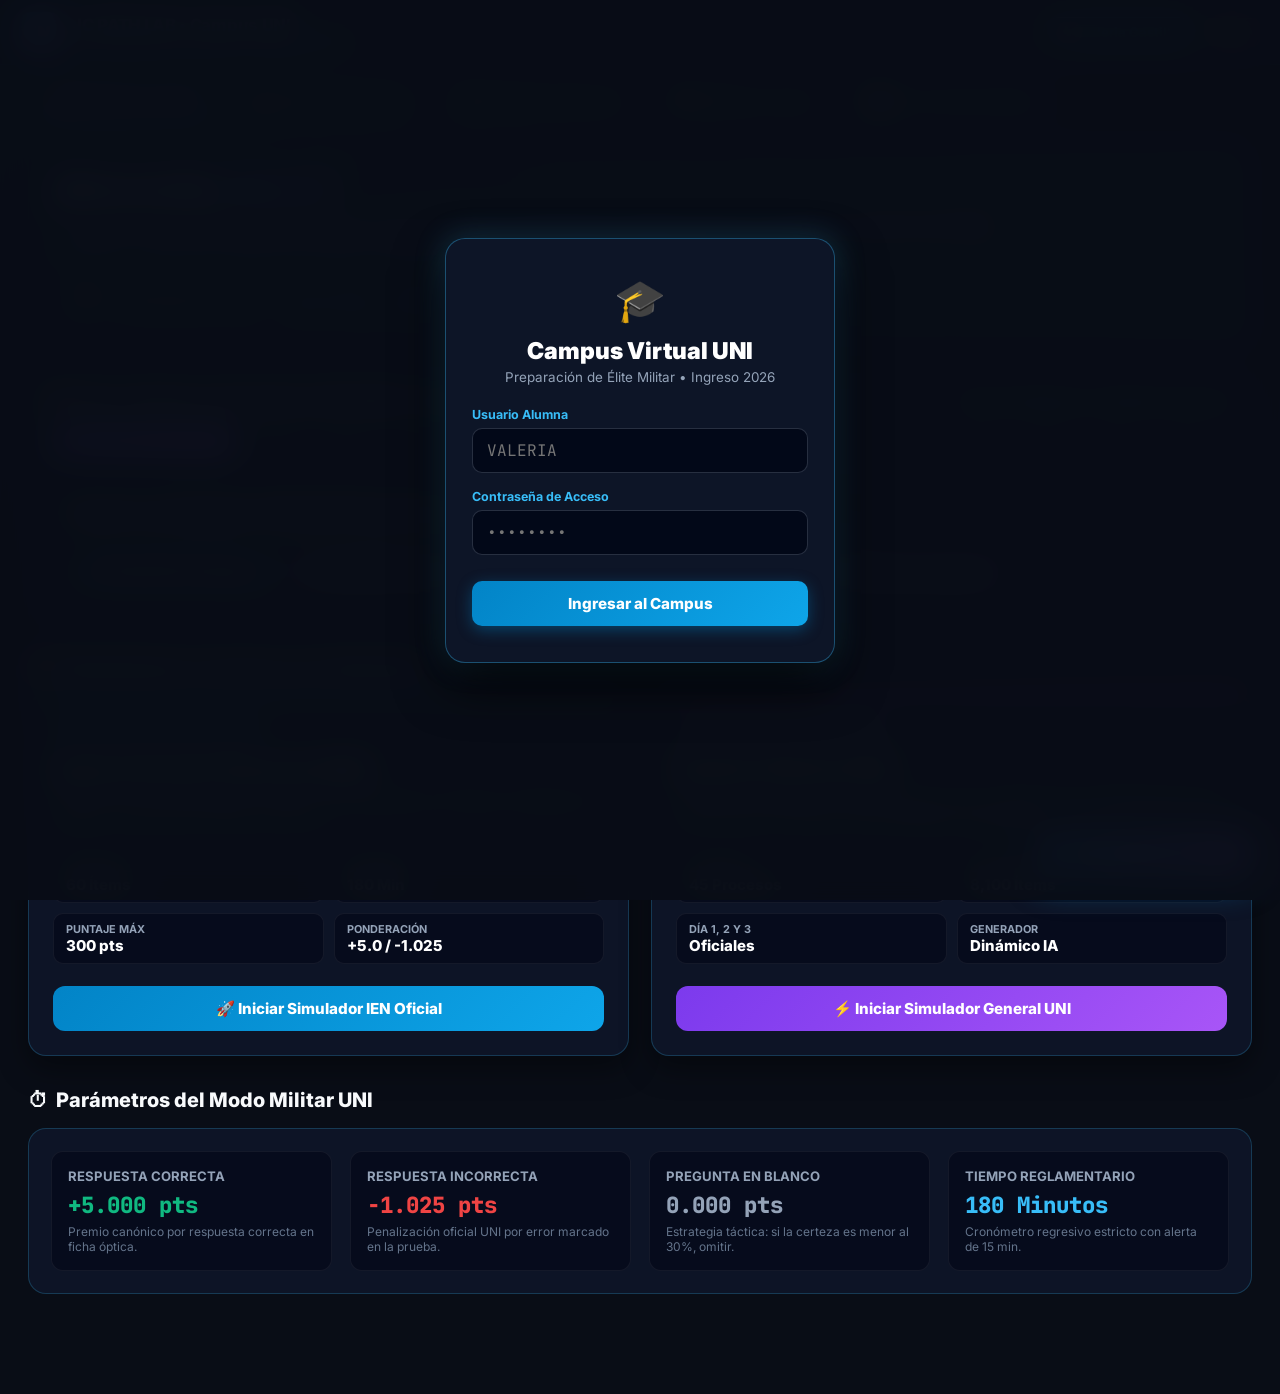
<file: index.html>
<!DOCTYPE html>
<html lang="es">
<head>
  <meta charset="UTF-8">
  <meta name="viewport" content="width=device-width, initial-scale=1.0, maximum-scale=5.0, user-scalable=yes">
  <meta name="theme-color" content="#090d16">
  <title>JC PATH LAB • Campus de Élite UNI 2026 | Valeria Castillo</title>
  
  <link rel="preconnect" href="https://fonts.googleapis.com">
  <link rel="preconnect" href="https://fonts.gstatic.com" crossorigin>
  <link href="https://fonts.googleapis.com/css2?family=Inter:wght@300;400;500;600;700;800;900&family=JetBrains+Mono:wght@400;600;700&display=swap" rel="stylesheet">
  
  <!-- MathJax con soporte Offline y Fallback CDN -->
  <script>
    window.MathJax = {
      tex: {
        inlineMath: [['$', '$'], ['\\(', '\\)']],
        displayMath: [['$$', '$$'], ['\\[', '\\]']],
        processEscapes: true
      },
      options: { skipHtmlTags: ['script', 'noscript', 'style', 'textarea', 'pre', 'code'] },
      svg: { fontCache: 'global' }
    };
  </script>
  <script src="examenIEN/vendor/mathjax/tex-mml-chtml.js" id="MathJax-script" async onerror="this.onerror=null; this.src='https://cdn.jsdelivr.net/npm/mathjax@3/es5/tex-mml-chtml.js';"></script>

  <style>
    :root {
      --bg-dark: #090d16;
      --card-bg: rgba(15, 23, 42, 0.85);
      --card-border: rgba(56, 189, 248, 0.22);
      --primary: #38bdf8;
      --primary-hover: #0284c7;
      --accent: #a855f7;
      --success: #10b981;
      --warning: #f59e0b;
      --danger: #ef4444;
      --text: #f8fafc;
      --text-muted: #94a3b8;
      --glow-cyan: rgba(56, 189, 248, 0.25);
    }

    * { box-sizing: border-box; margin: 0; padding: 0; font-family: 'Inter', sans-serif; -webkit-tap-highlight-color: transparent; }
    
    body {
      background-color: var(--bg-dark);
      background-image: 
        radial-gradient(at 0% 0%, rgba(56, 189, 248, 0.14) 0px, transparent 50%),
        radial-gradient(at 100% 100%, rgba(168, 85, 247, 0.14) 0px, transparent 50%),
        radial-gradient(at 50% 50%, rgba(16, 185, 129, 0.06) 0px, transparent 50%);
      background-attachment: fixed;
      color: var(--text);
      min-height: 100vh;
      display: flex;
      flex-direction: column;
      overflow-x: hidden;
    }

    /* TOPBAR */
    .top-header {
      background: rgba(15, 23, 42, 0.92);
      border-bottom: 1px solid var(--card-border);
      backdrop-filter: blur(16px);
      padding: 12px 20px;
      display: flex;
      justify-content: space-between;
      align-items: center;
      position: sticky;
      top: 0;
      z-index: 50;
      box-shadow: 0 4px 20px rgba(0, 0, 0, 0.5);
    }

    .brand-wrap { display: flex; align-items: center; gap: 12px; }
    .brand-logo {
      width: 40px; height: 40px;
      background: linear-gradient(135deg, #0284c7, #a855f7);
      border-radius: 10px;
      display: flex; align-items: center; justify-content: center;
      font-weight: 900; font-size: 1.15rem; color: #fff;
      box-shadow: 0 0 16px var(--glow-cyan);
    }
    .brand-title { font-size: 1.05rem; font-weight: 800; color: #fff; letter-spacing: -0.3px; }
    .brand-sub { font-size: 0.72rem; color: var(--primary); font-weight: 700; text-transform: uppercase; letter-spacing: 0.5px; }

    .user-profile { display: flex; align-items: center; gap: 10px; }
    .user-avatar-tag {
      background: rgba(56, 189, 248, 0.15); border: 1px solid var(--primary);
      padding: 6px 14px; border-radius: 20px; font-size: 0.82rem; font-weight: 700; color: var(--primary);
      display: flex; align-items: center; gap: 6px; box-shadow: 0 0 10px rgba(56, 189, 248, 0.2);
    }
    .btn-logout {
      background: rgba(239, 68, 68, 0.12); border: 1px solid rgba(239, 68, 68, 0.3);
      color: #fca5a5; padding: 6px 14px; border-radius: 8px; font-size: 0.78rem; font-weight: 700; cursor: pointer;
      transition: all 0.2s ease;
    }
    .btn-logout:hover { background: rgba(239, 68, 68, 0.25); color: #fff; }

    /* TABS DE NAVEGACIÓN SUPERIOR */
    .nav-tabs-bar {
      display: flex; gap: 8px; padding: 14px 20px 0; max-width: 1260px; margin: 0 auto; width: 100%;
      overflow-x: auto; scrollbar-width: none;
    }
    .nav-tabs-bar::-webkit-scrollbar { display: none; }
    .nav-tab-btn {
      background: rgba(15, 23, 42, 0.65); border: 1px solid rgba(255, 255, 255, 0.08);
      color: var(--text-muted); padding: 11px 20px; border-radius: 12px 12px 0 0;
      font-size: 0.88rem; font-weight: 700; cursor: pointer; white-space: nowrap;
      transition: all 0.2s ease; display: flex; align-items: center; gap: 8px;
    }
    .nav-tab-btn:hover { color: #fff; background: rgba(30, 41, 59, 0.8); }
    .nav-tab-btn.active {
      background: var(--card-bg); border-color: var(--card-border);
      border-bottom: 2px solid var(--primary); color: #fff;
      box-shadow: 0 -4px 15px rgba(56, 189, 248, 0.15);
    }

    /* CONTENEDOR PRINCIPAL */
    .main-container { max-width: 1260px; width: 100%; margin: 0 auto; padding: 22px 18px 70px; flex: 1; }

    /* SECCIONES OCULTABLES (TABS) */
    .tab-section { display: none; animation: fadeIn 0.3s ease; }
    .tab-section.active { display: block; }
    @keyframes fadeIn { from { opacity: 0; transform: translateY(6px); } to { opacity: 1; transform: translateY(0); } }

    /* HERO BANNER */
    .hero-banner {
      background: linear-gradient(135deg, rgba(15, 23, 42, 0.95), rgba(30, 41, 59, 0.85));
      border: 1px solid var(--card-border); border-radius: 20px; padding: 26px;
      margin-bottom: 26px; box-shadow: 0 12px 35px rgba(0, 0, 0, 0.5), inset 0 0 30px rgba(56, 189, 248, 0.05);
    }
    .hero-banner h1 { font-size: 1.85rem; font-weight: 900; margin-bottom: 8px; letter-spacing: -0.5px; }
    .hero-banner h1 span {
      background: linear-gradient(135deg, var(--primary), var(--accent));
      -webkit-background-clip: text; -webkit-text-fill-color: transparent;
    }
    .hero-banner p { color: var(--text-muted); font-size: 0.94rem; line-height: 1.6; margin-bottom: 16px; max-width: 950px; }
    
    .mode-switch-box {
      display: inline-flex; align-items: center; gap: 10px; background: rgba(2, 6, 23, 0.75);
      border: 1px solid rgba(56, 189, 248, 0.35); padding: 8px 16px; border-radius: 12px;
      box-shadow: 0 0 15px rgba(56, 189, 248, 0.15);
    }
    .switch-label { font-size: 0.82rem; font-weight: 700; color: #e2e8f0; }

    /* SELECTOR CRONOLÓGICO DE AÑOS (2006 A 2026) */
    .chronological-bar {
      background: var(--card-bg); border: 1px solid var(--card-border); border-radius: 16px;
      padding: 18px 20px; margin-bottom: 26px; box-shadow: 0 8px 25px rgba(0, 0, 0, 0.4);
    }
    .chrono-title-wrap { display: flex; justify-content: space-between; align-items: center; margin-bottom: 14px; flex-wrap: wrap; gap: 8px; }
    .chrono-title { font-size: 1.05rem; font-weight: 800; color: #fff; display: flex; align-items: center; gap: 8px; }
    .chrono-subtitle { font-size: 0.78rem; color: var(--primary); font-weight: 600; }
    
    .years-scroll-container {
      display: flex; gap: 8px; overflow-x: auto; padding-bottom: 8px; scrollbar-width: thin;
      scrollbar-color: var(--primary) transparent;
    }
    .years-scroll-container::-webkit-scrollbar { height: 6px; }
    .years-scroll-container::-webkit-scrollbar-thumb { background: var(--primary); border-radius: 3px; }

    .year-pill-btn {
      background: rgba(2, 6, 23, 0.7); border: 1px solid rgba(255, 255, 255, 0.1);
      color: var(--text-muted); padding: 7px 14px; border-radius: 20px; font-size: 0.82rem;
      font-weight: 700; font-family: 'JetBrains Mono', monospace; cursor: pointer; white-space: nowrap;
      transition: all 0.2s ease;
    }
    .year-pill-btn:hover { border-color: var(--primary); color: #fff; background: rgba(56, 189, 248, 0.1); }
    .year-pill-btn.active {
      background: linear-gradient(135deg, #0284c7, #0ea5e9); color: #fff; border-color: var(--primary);
      box-shadow: 0 0 12px var(--glow-cyan);
    }
    .year-pill-btn.prediccion {
      border-color: rgba(168, 85, 247, 0.5); color: #c084fc;
    }
    .year-pill-btn.prediccion.active {
      background: linear-gradient(135deg, #7c3aed, #a855f7); color: #fff;
    }

    /* TARJETA DINÁMICA DE AÑO SELECCIONADO */
    .selected-year-panel {
      background: rgba(2, 6, 23, 0.6); border: 1px solid rgba(56, 189, 248, 0.3);
      border-radius: 14px; padding: 18px; margin-top: 14px; display: flex; justify-content: space-between;
      align-items: center; flex-wrap: wrap; gap: 14px;
    }
    .year-meta-info h4 { font-size: 1.15rem; font-weight: 800; color: #fff; margin-bottom: 4px; }
    .year-meta-info p { font-size: 0.84rem; color: var(--text-muted); }
    .year-quick-links { display: flex; gap: 8px; flex-wrap: wrap; }
    .btn-quick-year {
      text-decoration: none; padding: 8px 14px; border-radius: 8px; font-size: 0.82rem; font-weight: 700;
      transition: all 0.2s ease; display: inline-flex; align-items: center; gap: 6px;
    }
    .btn-quick-year.ien { background: rgba(56, 189, 248, 0.15); border: 1px solid var(--primary); color: #fff; }
    .btn-quick-year.ien:hover { background: var(--primary); color: #090d16; }
    .btn-quick-year.general { background: rgba(168, 85, 247, 0.15); border: 1px solid var(--accent); color: #fff; }
    .btn-quick-year.general:hover { background: var(--accent); color: #fff; }

    /* MATERIAS CANÓNICAS UNI */
    .subjects-grid {
      display: grid; grid-template-columns: repeat(auto-fit, minmax(220px, 1fr)); gap: 16px; margin-bottom: 28px;
    }
    .subject-card {
      background: var(--card-bg); border: 1px solid var(--card-border); border-radius: 16px;
      padding: 18px; transition: all 0.25s ease; cursor: pointer; text-decoration: none; display: block;
      box-shadow: 0 8px 20px rgba(0, 0, 0, 0.3);
    }
    .subject-card:hover { transform: translateY(-4px); border-color: var(--primary); box-shadow: 0 10px 25px var(--glow-cyan); }
    .subject-icon { font-size: 1.8rem; margin-bottom: 8px; display: inline-block; }
    .subject-name { font-size: 1.02rem; font-weight: 800; color: #fff; margin-bottom: 4px; }
    .subject-topics { font-size: 0.78rem; color: var(--text-muted); line-height: 1.4; margin-bottom: 12px; }
    .subject-badge { font-size: 0.72rem; font-weight: 700; padding: 4px 8px; border-radius: 6px; background: rgba(56, 189, 248, 0.12); color: var(--primary); display: inline-block; }

    /* GRID DE EXÁMENES PRINCIPALES */
    .section-title { font-size: 1.25rem; font-weight: 800; margin-bottom: 16px; display: flex; align-items: center; gap: 8px; }
    .exam-grid { display: grid; grid-template-columns: repeat(auto-fit, minmax(310px, 1fr)); gap: 22px; margin-bottom: 32px; }
    .exam-card {
      background: var(--card-bg); border: 1px solid var(--card-border); border-radius: 18px;
      padding: 24px; display: flex; flex-direction: column; justify-content: space-between;
      transition: all 0.25s ease; box-shadow: 0 12px 30px rgba(0, 0, 0, 0.4);
    }
    .exam-card:hover { transform: translateY(-4px); border-color: var(--primary); box-shadow: 0 16px 35px var(--glow-cyan); }
    .exam-card.ien { border-top: 4px solid var(--primary); }
    .exam-card.general { border-top: 4px solid var(--accent); }
    .card-badge { display: inline-block; font-size: 0.74rem; font-weight: 700; text-transform: uppercase; padding: 4px 10px; border-radius: 6px; margin-bottom: 12px; }
    .exam-card.ien .card-badge { background: rgba(56, 189, 248, 0.15); color: var(--primary); }
    .exam-card.general .card-badge { background: rgba(168, 85, 247, 0.15); color: #c084fc; }
    .card-title { font-size: 1.35rem; font-weight: 800; margin-bottom: 8px; color: #fff; }
    .card-desc { color: var(--text-muted); font-size: 0.88rem; line-height: 1.5; margin-bottom: 20px; }
    
    .card-meta-list { display: grid; grid-template-columns: 1fr 1fr; gap: 10px; margin-bottom: 22px; }
    .card-meta-item { background: rgba(2, 6, 23, 0.6); padding: 8px 12px; border-radius: 10px; border: 1px solid rgba(255, 255, 255, 0.06); }
    .card-meta-label { font-size: 0.68rem; color: var(--text-muted); text-transform: uppercase; font-weight: 700; }
    .card-meta-val { font-size: 0.94rem; font-weight: 800; color: #fff; }

    .btn-launch-exam {
      display: block; text-align: center; text-decoration: none; padding: 13px 20px; border-radius: 12px;
      font-weight: 800; font-size: 0.95rem; transition: all 0.2s ease;
    }
    .exam-card.ien .btn-launch-exam { background: linear-gradient(135deg, #0284c7, #0ea5e9); color: #fff; }
    .exam-card.ien .btn-launch-exam:hover { box-shadow: 0 0 20px var(--glow-cyan); }
    .exam-card.general .btn-launch-exam { background: linear-gradient(135deg, #7c3aed, #a855f7); color: #fff; }
    .exam-card.general .btn-launch-exam:hover { box-shadow: 0 0 20px rgba(168, 85, 247, 0.4); }

    /* PANEL DE CRONÓMETRO Y REGLAS OFICIALES UNI */
    .exam-rules-panel {
      background: var(--card-bg); border: 1px solid var(--card-border); border-radius: 18px;
      padding: 22px; margin-bottom: 30px; display: grid; grid-template-columns: repeat(auto-fit, minmax(240px, 1fr)); gap: 18px;
    }
    .rule-box { background: rgba(2, 6, 23, 0.6); border: 1px solid rgba(255, 255, 255, 0.06); border-radius: 12px; padding: 16px; }
    .rule-title { font-size: 0.82rem; font-weight: 700; color: var(--text-muted); margin-bottom: 6px; text-transform: uppercase; }
    .rule-score { font-size: 1.4rem; font-weight: 900; font-family: 'JetBrains Mono', monospace; }
    .rule-desc { font-size: 0.75rem; color: #64748b; margin-top: 4px; }

    /* ANALÍTICA Y CURVA */
    .analytics-panel {
      background: var(--card-bg); border: 1px solid var(--card-border); border-radius: 18px;
      padding: 22px; margin-bottom: 30px;
    }
    .chart-container { position: relative; width: 100%; height: 240px; background: rgba(2, 6, 23, 0.6); border-radius: 14px; padding: 12px; margin-bottom: 20px; }
    canvas#learningCurveChart { width: 100% !important; height: 100% !important; }

    .radar-stats-grid { display: grid; grid-template-columns: repeat(auto-fit, minmax(200px, 1fr)); gap: 14px; }
    .radar-card { background: rgba(2, 6, 23, 0.7); border: 1px solid rgba(255, 255, 255, 0.08); border-radius: 12px; padding: 14px; }
    .radar-title { font-size: 0.8rem; font-weight: 700; color: var(--text-muted); margin-bottom: 6px; display: flex; justify-content: space-between; }
    .radar-progress-bar { height: 8px; background: rgba(255, 255, 255, 0.1); border-radius: 4px; overflow: hidden; margin-bottom: 4px; }
    .radar-fill { height: 100%; border-radius: 4px; }
    .radar-desc { font-size: 0.74rem; color: #64748b; }

    /* CUADERNO INTELIGENTE DE ERRORES */
    .mistakes-container {
      background: var(--card-bg); border: 1px solid var(--card-border); border-radius: 18px; padding: 24px;
    }
    .mistake-card {
      background: rgba(2, 6, 23, 0.75); border: 1px solid rgba(239, 68, 68, 0.3);
      border-radius: 14px; padding: 18px; margin-bottom: 16px;
    }
    .mistake-header { display: flex; justify-content: space-between; align-items: center; margin-bottom: 10px; flex-wrap: wrap; gap: 6px; }
    .mistake-tag { background: rgba(239, 68, 68, 0.15); color: #fca5a5; font-size: 0.76rem; font-weight: 700; padding: 4px 10px; border-radius: 6px; }
    .mistake-prompt { color: #f1f5f9; font-size: 0.9rem; line-height: 1.6; margin-bottom: 12px; }
    .mistake-actions { display: flex; gap: 10px; }
    .btn-explain-cortana {
      background: linear-gradient(135deg, #0284c7, #a855f7); color: #fff; border: none;
      padding: 8px 16px; border-radius: 8px; font-size: 0.82rem; font-weight: 700; cursor: pointer;
      display: inline-flex; align-items: center; gap: 6px; transition: all 0.2s ease;
    }
    .btn-explain-cortana:hover { box-shadow: 0 0 15px var(--glow-cyan); }

    /* MEDALLAS Y LOGROS */
    .medals-grid { display: grid; grid-template-columns: repeat(auto-fit, minmax(220px, 1fr)); gap: 18px; }
    .medal-card {
      background: rgba(2, 6, 23, 0.75); border: 1px solid rgba(255, 255, 255, 0.08);
      border-radius: 16px; padding: 20px; text-align: center; transition: all 0.25s ease;
    }
    .medal-card.unlocked { border-color: rgba(245, 158, 11, 0.4); background: rgba(245, 158, 11, 0.06); box-shadow: 0 0 20px rgba(245, 158, 11, 0.1); }
    .medal-icon { font-size: 2.4rem; margin-bottom: 10px; filter: grayscale(100%); opacity: 0.4; }
    .medal-card.unlocked .medal-icon { filter: none; opacity: 1; }
    .medal-name { font-size: 0.95rem; font-weight: 800; color: #fff; margin-bottom: 6px; }
    .medal-desc { font-size: 0.76rem; color: var(--text-muted); line-height: 1.4; }

    /* CORTANA FAB */
    .cortana-fab-btn {
      position: fixed; bottom: 24px; right: 24px;
      background: linear-gradient(135deg, #0284c7, #a855f7); color: #fff;
      border: 2px solid rgba(255, 255, 255, 0.4); padding: 13px 22px;
      border-radius: 30px; font-weight: 800; font-size: 0.92rem; cursor: pointer;
      display: flex; align-items: center; gap: 10px; box-shadow: 0 10px 30px rgba(2, 132, 199, 0.6);
      z-index: 90; transition: all 0.25s ease;
    }
    .cortana-fab-btn:hover { transform: scale(1.05); box-shadow: 0 14px 40px rgba(2, 132, 199, 0.8); }

    /* MODAL CORTANA */
    .cortana-modal-overlay {
      position: fixed; inset: 0; background: rgba(9, 13, 22, 0.9); backdrop-filter: blur(14px);
      display: none; align-items: center; justify-content: center; z-index: 150; padding: 16px;
    }
    .cortana-modal {
      background: #0f172a; border: 1px solid var(--primary); border-radius: 20px;
      max-width: 720px; width: 100%; max-height: 90vh; overflow-y: auto; padding: 24px;
      position: relative; box-shadow: 0 25px 60px rgba(0, 0, 0, 0.9), 0 0 30px var(--glow-cyan);
    }
    .close-modal-btn { position: absolute; top: 16px; right: 16px; background: transparent; border: none; color: var(--text-muted); font-size: 1.5rem; cursor: pointer; }
    .close-modal-btn:hover { color: #fff; }

    /* LOGIN MODAL */
    .login-overlay {
      position: fixed; inset: 0; background: rgba(9, 13, 22, 0.97); backdrop-filter: blur(16px);
      display: flex; align-items: center; justify-content: center; z-index: 200; padding: 16px;
      overflow-y: auto; -webkit-overflow-scrolling: touch;
    }
    .login-card {
      background: rgba(15, 23, 42, 0.92); border: 1px solid rgba(56, 189, 248, 0.35);
      border-radius: 20px; padding: 36px 26px; max-width: 390px; width: 100%; text-align: center;
      box-shadow: 0 20px 50px rgba(0, 0, 0, 0.8), 0 0 30px var(--glow-cyan);
    }
    .form-group { text-align: left; margin-bottom: 16px; }
    .form-label { display: block; font-size: 0.78rem; font-weight: 700; color: var(--primary); margin-bottom: 6px; }
    .form-input {
      width: 100%; background: rgba(2, 6, 23, 0.85); border: 1px solid rgba(148, 163, 184, 0.25);
      border-radius: 10px; padding: 11px 14px; color: #fff; font-size: 16px; font-family: 'JetBrains Mono', monospace;
      outline: none; transition: border-color 0.2s ease;
    }
    .form-input:focus { border-color: var(--primary); }
    .btn-login {
      width: 100%; background: linear-gradient(135deg, #0284c7, #0ea5e9); color: #fff;
      border: none; padding: 13px; border-radius: 10px; font-weight: 800; cursor: pointer; margin-top: 10px;
      font-size: 0.95rem; box-shadow: 0 4px 15px rgba(2, 132, 199, 0.4);
    }
    .btn-login:hover { box-shadow: 0 6px 20px rgba(2, 132, 199, 0.6); }

    mjx-container, .MathJax { max-width: 100% !important; overflow-x: auto !important; -webkit-overflow-scrolling: touch; }

    /* ANIMACIONES */
    @keyframes spin { from { transform: rotate(0deg); } to { transform: rotate(360deg); } }
    @keyframes pulse { from { opacity: 0.6; } to { opacity: 1; } }

    /* RESPONSIVE */
    @media (max-width: 768px) {
      .top-header { padding: 10px 14px; }
      .brand-title { font-size: 0.95rem; }
      .brand-sub { display: none; }
      .main-container { padding: 14px 12px 80px; }
      .hero-banner { padding: 20px 16px; }
      .hero-banner h1 { font-size: 1.5rem; }
      .exam-grid { grid-template-columns: 1fr; }
      .subjects-grid { grid-template-columns: 1fr 1fr; }
      .cortana-fab-btn { bottom: 16px; right: 16px; padding: 10px 16px; font-size: 0.84rem; }
    }
    @media (max-width: 480px) {
      .subjects-grid { grid-template-columns: 1fr; }
      .card-meta-list { grid-template-columns: 1fr; }
      .radar-stats-grid { grid-template-columns: 1fr; }
      .year-quick-links { flex-direction: column; width: 100%; }
      .btn-quick-year { justify-content: center; }
    }
  </style>
</head>
<body>

  <!-- MODAL DE LOGIN (VALERIA / CADI2010) -->
  <div class="login-overlay" id="loginOverlay">
    <div class="login-card">
      <div style="font-size:2.6rem; margin-bottom:12px;">🎓</div>
      <h2 style="font-size:1.45rem; font-weight:900; margin-bottom:4px; color:#fff;">Campus Virtual UNI</h2>
      <p style="color:var(--text-muted); font-size:0.84rem; margin-bottom:22px;">Preparación de Élite Militar • Ingreso 2026</p>
      
      <form id="loginForm">
        <div class="form-group">
          <label class="form-label" for="loginUser">Usuario Alumna</label>
          <input type="text" id="loginUser" class="form-input" placeholder="VALERIA" required autocomplete="off">
        </div>
        <div class="form-group">
          <label class="form-label" for="loginPass">Contraseña de Acceso</label>
          <input type="password" id="loginPass" class="form-input" placeholder="••••••••" required>
        </div>
        <button type="submit" class="btn-login">Ingresar al Campus</button>
        <p id="loginError" style="color:var(--danger); font-size:0.82rem; font-weight:700; margin-top:12px; display:none;">⛔ Usuario o clave incorrecta.</p>
      </form>
    </div>
  </div>

  <!-- HEADER -->
  <header class="top-header">
    <div class="brand-wrap">
      <div class="brand-logo">UNI</div>
      <div>
        <div class="brand-title">JC PATH LAB • Campus UNI</div>
        <div class="brand-sub">Entrenamiento Militar • Admisión 2026</div>
      </div>
    </div>
    <div class="user-profile">
      <div class="user-avatar-tag"><span>⭐</span> Valeria Castillo</div>
      <button class="btn-logout" id="btnLogout">Salir</button>
    </div>
  </header>

  <!-- NAVEGACIÓN POR TABS -->
  <div class="nav-tabs-bar">
    <button class="nav-tab-btn active" data-tab="tab-simulacros">🎯 Simulacros y Años</button>
    <button class="nav-tab-btn" data-tab="tab-materias">📐 Materias Canónicas</button>
    <button class="nav-tab-btn" data-tab="tab-errores">📓 Cuaderno de Errores</button>
    <button class="nav-tab-btn" data-tab="tab-medallas">🏆 Medallas y Logros</button>
    <button class="nav-tab-btn" data-tab="tab-analitica">📈 Curva de Aprendizaje</button>
  </div>

  <main class="main-container">

    <!-- TAB 1: SIMULACROS & BANCO CRONOLÓGICO -->
    <div class="tab-section active" id="tab-simulacros">
      
      <section class="hero-banner">
        <h1>¡Bienvenida, <span>Valeria</span>!</h1>
        <p>Tu sistema de entrenamiento de alta exigencia para la UNI está completamente cargado. Practica los exámenes canónicos del 2006 al 2026 en condiciones reales de concurso, o entrena con las pistas socráticas de Cortana.</p>
        <div class="mode-switch-box">
          <span style="font-size:1.15rem;">💡</span>
          <span class="switch-label">Tutoría Neuronal Activa:</span>
          <span style="color:#38bdf8; font-size:0.82rem; font-weight:800;">Cortana Hexteto + MathJax 60 FPS</span>
        </div>
      </section>

      <!-- SELECTOR CRONOLÓGICO DE AÑOS UNI (2006 A 2026) -->
      <div class="chronological-bar">
        <div class="chrono-title-wrap">
          <div class="chrono-title">
            <span>📅</span> Banco Histórico & Predictivo UNI (2006 - 2026)
          </div>
          <div class="chrono-subtitle">21 Años Catalogados • 8,100 Ítems Canónicos</div>
        </div>
        
        <div class="years-scroll-container" id="yearsScrollContainer">
          <button class="year-pill-btn active prediccion" onclick="selectYear(2026)">⭐ 2026 (Predicción)</button>
          <button class="year-pill-btn" onclick="selectYear(2025)">2025</button>
          <button class="year-pill-btn" onclick="selectYear(2024)">2024</button>
          <button class="year-pill-btn" onclick="selectYear(2023)">2023</button>
          <button class="year-pill-btn" onclick="selectYear(2022)">2022</button>
          <button class="year-pill-btn" onclick="selectYear(2021)">2021</button>
          <button class="year-pill-btn" onclick="selectYear(2020)">2020</button>
          <button class="year-pill-btn" onclick="selectYear(2019)">2019</button>
          <button class="year-pill-btn" onclick="selectYear(2018)">2018</button>
          <button class="year-pill-btn" onclick="selectYear(2017)">2017</button>
          <button class="year-pill-btn" onclick="selectYear(2016)">2016</button>
          <button class="year-pill-btn" onclick="selectYear(2015)">2015</button>
          <button class="year-pill-btn" onclick="selectYear(2014)">2014</button>
          <button class="year-pill-btn" onclick="selectYear(2013)">2013</button>
          <button class="year-pill-btn" onclick="selectYear(2012)">2012</button>
          <button class="year-pill-btn" onclick="selectYear(2011)">2011</button>
          <button class="year-pill-btn" onclick="selectYear(2010)">2010</button>
          <button class="year-pill-btn" onclick="selectYear(2009)">2009</button>
          <button class="year-pill-btn" onclick="selectYear(2008)">2008</button>
          <button class="year-pill-btn" onclick="selectYear(2007)">2007</button>
          <button class="year-pill-btn" onclick="selectYear(2006)">2006</button>
        </div>

        <div class="selected-year-panel" id="selectedYearPanel">
          <div class="year-meta-info">
            <h4 id="panelYearTitle">Examen de Admisión UNI 2026</h4>
            <p id="panelYearDesc">Proceso oficial con modelo psicométrico predictivo de máxima certeza (~100% de arquetipos canónicos).</p>
          </div>
          <div class="year-quick-links" id="panelYearActions">
            <!-- Botones dinámicos generados por JS -->
          </div>
        </div>
      </div>

      <h2 class="section-title"><span>🎯</span> Modalidades Canónicas de Admisión</h2>
      <div class="exam-grid">
        <!-- IEN -->
        <div class="exam-card ien">
          <div>
            <span class="card-badge">Escolares • 5to Secundaria</span>
            <h3 class="card-title">Ingreso Escolar Nacional (IEN)</h3>
            <p class="card-desc">Prueba única de 60 preguntas canónicas (24 Matemática, 10 Física, 10 Química, 16 Aptitud). Temporizador oficial de 180 min.</p>
            <div class="card-meta-list">
              <div class="card-meta-item"><div class="card-meta-label">Preguntas</div><div class="card-meta-val">60 Ítems</div></div>
              <div class="card-meta-item"><div class="card-meta-label">Duración</div><div class="card-meta-val">180 Min</div></div>
              <div class="card-meta-item"><div class="card-meta-label">Puntaje Máx</div><div class="card-meta-val">300 pts</div></div>
              <div class="card-meta-item"><div class="card-meta-label">Ponderación</div><div class="card-meta-val">+5.0 / -1.025</div></div>
            </div>
          </div>
          <a href="examenIEN/index.html" class="btn-launch-exam">🚀 Iniciar Simulador IEN Oficial</a>
        </div>

        <!-- GENERAL -->
        <div class="exam-card general">
          <div>
            <span class="card-badge">Concurso Ordinario • 3 Días</span>
            <h3 class="card-title">Examen General UNI</h3>
            <p class="card-desc">Simulador completo de máxima exigencia: Día 1 (Aptitud), Día 2 (Matemática Pura) y Día 3 (Física y Química). 8,100 preguntas catalogadas.</p>
            <div class="card-meta-list">
              <div class="card-meta-item"><div class="card-meta-label">Exámenes</div><div class="card-meta-val">45 Procesos</div></div>
              <div class="card-meta-item"><div class="card-meta-label">Banco Total</div><div class="card-meta-val">8,100 Ítems</div></div>
              <div class="card-meta-item"><div class="card-meta-label">Día 1, 2 y 3</div><div class="card-meta-val">Oficiales</div></div>
              <div class="card-meta-item"><div class="card-meta-label">Generador</div><div class="card-meta-val">Dinámico IA</div></div>
            </div>
          </div>
          <a href="examenUNI/index.html" class="btn-launch-exam">⚡ Iniciar Simulador General UNI</a>
        </div>
      </div>

      <!-- PANEL DE REGLAS OFICIALES Y TEMPORIZADOR MILITAR -->
      <h2 class="section-title"><span>⏱</span> Parámetros del Modo Militar UNI</h2>
      <div class="exam-rules-panel">
        <div class="rule-box">
          <div class="rule-title">Respuesta Correcta</div>
          <div class="rule-score" style="color:var(--success);">+5.000 pts</div>
          <div class="rule-desc">Premio canónico por respuesta correcta en ficha óptica.</div>
        </div>
        <div class="rule-box">
          <div class="rule-title">Respuesta Incorrecta</div>
          <div class="rule-score" style="color:var(--danger);">-1.025 pts</div>
          <div class="rule-desc">Penalización oficial UNI por error marcado en la prueba.</div>
        </div>
        <div class="rule-box">
          <div class="rule-title">Pregunta en Blanco</div>
          <div class="rule-score" style="color:var(--text-muted);">0.000 pts</div>
          <div class="rule-desc">Estrategia táctica: si la certeza es menor al 30%, omitir.</div>
        </div>
        <div class="rule-box">
          <div class="rule-title">Tiempo Reglamentario</div>
          <div class="rule-score" style="color:var(--primary);">180 Minutos</div>
          <div class="rule-desc">Cronómetro regresivo estricto con alerta de 15 min.</div>
        </div>
      </div>

    </div>

    <!-- TAB 2: MATERIAS CANÓNICAS UNI -->
    <div class="tab-section" id="tab-materias">
      <h2 class="section-title"><span>📐</span> Entrenamiento Focalizado por Disciplinas UNI</h2>
      <p style="color:var(--text-muted); font-size:0.9rem; margin-bottom:20px;">
        Selecciona la materia en la que deseas profundizar para abrir el simulador filtrado automáticamente en ese bloque de preguntas:
      </p>

      <div class="subjects-grid">
        <a href="examenIEN/index.html?subject=Matemática" class="subject-card">
          <span class="subject-icon">📐</span>
          <div class="subject-name">Matemática IEN</div>
          <div class="subject-topics">Aritmética, Álgebra, Geometría plana/espacio y Trigonometría.</div>
          <span class="subject-badge">Preguntas 01 a 24 &bull; 120 pts</span>
        </a>

        <a href="examenUNI/index.html?day=dia_2" class="subject-card">
          <span class="subject-icon">📊</span>
          <div class="subject-name">Matemática Pura (Día 2)</div>
          <div class="subject-topics">40 problemas de cálculo, funciones, matrices, trigonometría analítica y cónicas.</div>
          <span class="subject-badge" style="background:rgba(168,85,247,0.15); color:#c084fc;">Día 2 General &bull; 200 pts</span>
        </a>

        <a href="examenIEN/index.html?subject=Física" class="subject-card">
          <span class="subject-icon">⚡</span>
          <div class="subject-name">Física Canónica</div>
          <div class="subject-topics">Cinemática, Dinámica de Newton, Estática, Trabajo, Energía, Electrostática y Ondas.</div>
          <span class="subject-badge">Preguntas 25 a 34 &bull; 50 pts</span>
        </a>

        <a href="examenIEN/index.html?subject=Química" class="subject-card">
          <span class="subject-icon">🧪</span>
          <div class="subject-name">Química Fundamental</div>
          <div class="subject-topics">Materia, Estequiometría, Gases ideales, Enlace químico, Soluciones y Orgánica.</div>
          <span class="subject-badge">Preguntas 35 a 44 &bull; 50 pts</span>
        </a>

        <a href="examenUNI/index.html?day=dia_3" class="subject-card">
          <span class="subject-icon">🔬</span>
          <div class="subject-name">Física y Química (Día 3)</div>
          <div class="subject-topics">20 preguntas de Física avanzada + 20 preguntas de Química profunda UNI.</div>
          <span class="subject-badge" style="background:rgba(168,85,247,0.15); color:#c084fc;">Día 3 General &bull; 200 pts</span>
        </a>

        <a href="examenUNI/index.html?day=dia_1" class="subject-card">
          <span class="subject-icon">🧠</span>
          <div class="subject-name">Aptitud y Humanidades (Día 1)</div>
          <div class="subject-topics">100 preguntas: Razonamiento Matemático, Razonamiento Verbal y Cultura General.</div>
          <span class="subject-badge" style="background:rgba(16,185,129,0.15); color:#10b981;">Día 1 General &bull; 100 Preguntas</span>
        </a>
      </div>
    </div>

    <!-- TAB 3: CUADERNO INTELIGENTE DE ERRORES -->
    <div class="tab-section" id="tab-errores">
      <div class="mistakes-container">
        <h2 class="section-title"><span>📓</span> Cuaderno Inteligente de Errores ("Flashcards de Revancha")</h2>
        <p style="color:var(--text-muted); font-size:0.88rem; margin-bottom:20px; line-height:1.5;">
          Aquí se recopilan automáticamente las preguntas que respondiste de forma incorrecta o dejaste en blanco en tus simulacros. Repásalas con Cortana para dominar el concepto y asegurar que nunca más vuelvas a fallarlas.
        </p>
        <div id="mistakesList">
          <!-- Casos precargados canónicos para entrenamiento -->
          <div class="mistake-card">
            <div class="mistake-header">
              <span class="mistake-tag">Física • Estática • Caso Barra en Equilibrio</span>
              <span style="font-size:0.75rem; color:#94a3b8;">Simulacro 2026 • Pregunta 28</span>
            </div>
            <div class="mistake-prompt">
              Una barra homogénea de 6 kg se encuentra en equilibrio apoyada sobre una pared vertical lisa y sostenida por una cuerda inclinada a 37°. Calcule la tensión de la cuerda sabiendo que la gravedad es $g = 10\text{ m/s}^2$.
            </div>
            <div class="mistake-actions">
              <button class="btn-explain-cortana" onclick="pedirExplicacionDirectaCortana('Física UNI: Barra homogénea en equilibrio apoyada en pared lisa sostenida por cuerda inclinada a 37 grados')">
                🎙️ Explicar con Cortana
              </button>
            </div>
          </div>

          <div class="mistake-card">
            <div class="mistake-header">
              <span class="mistake-tag" style="background:rgba(168,85,247,0.15); color:#c084fc;">Química • Estequiometría • Reactivo Limitante</span>
              <span style="font-size:0.75rem; color:#94a3b8;">Simulacro 2025 • Pregunta 39</span>
            </div>
            <div class="mistake-prompt">
              Se hacen reaccionar 10 g de hidrógeno ($H_2$) con 64 g de oxígeno ($O_2$) para producir agua. ¿Cuántos gramos de agua ($H_2O$) se formarán y qué masa de reactivo queda en exceso? (Masas molares: $H=1$, $O=16$).
            </div>
            <div class="mistake-actions">
              <button class="btn-explain-cortana" onclick="pedirExplicacionDirectaCortana('Química UNI: Estequiometría de 10g de H2 con 64g de O2 para formar agua con reactivo limitante y exceso')">
                🎙️ Explicar con Cortana
              </button>
            </div>
          </div>

          <div class="mistake-card">
            <div class="mistake-header">
              <span class="mistake-tag" style="background:rgba(16,185,129,0.15); color:#10b981;">Álgebra • Ecuación Cuadrática y Discriminante</span>
              <span style="font-size:0.75rem; color:#94a3b8;">Simulacro 2024 • Pregunta 08</span>
            </div>
            <div class="mistake-prompt">
              Determine el conjunto de valores de $k$ para que la ecuación $(k-1)x^2 - 2(k+1)x + (k+3) = 0$ tenga raíces reales y diferentes.
            </div>
            <div class="mistake-actions">
              <button class="btn-explain-cortana" onclick="pedirExplicacionDirectaCortana('Álgebra UNI: Valores de k para raíces reales y diferentes con discriminante mayor a cero en ecuacion cuadratica')">
                🎙️ Explicar con Cortana
              </button>
            </div>
          </div>
        </div>
      </div>
    </div>

    <!-- TAB 4: MEDALLAS Y LOGROS -->
    <div class="tab-section" id="tab-medallas">
      <h2 class="section-title"><span>🏆</span> Logros y Medallas de Élite de Valeria</h2>
      <div class="medals-grid">
        <div class="medal-card unlocked">
          <div class="medal-icon">🥇</div>
          <div class="medal-name">Primer Simulacro Completado</div>
          <div class="medal-desc">Completaste tu primer examen oficial de 180 minutos con éxito.</div>
        </div>
        <div class="medal-card unlocked">
          <div class="medal-icon">📐</div>
          <div class="medal-name">Cómputo en Aritmética</div>
          <div class="medal-desc">Resolviste correctamente el 100% de divisibilidad y números primos.</div>
        </div>
        <div class="medal-card unlocked">
          <div class="medal-icon">⚡</div>
          <div class="medal-name">Especialista en Cinemática</div>
          <div class="medal-desc">Dominaste las ecuaciones de Galileo y gráficas sin tiempo.</div>
        </div>
        <div class="medal-card unlocked">
          <div class="medal-icon">🧪</div>
          <div class="medal-name">Química Impecable</div>
          <div class="medal-desc">Dominio absoluto de la tabla periódica y enlaces químicos.</div>
        </div>
        <div class="medal-card">
          <div class="medal-icon">🔥</div>
          <div class="medal-name">Racha de Fuego (5 Días)</div>
          <div class="medal-desc">Practica 5 días consecutivos para desbloquear esta medalla militar.</div>
        </div>
        <div class="medal-card">
          <div class="medal-icon">🏛️</div>
          <div class="medal-name">Ingreso Seguro UNI (+220 pts)</div>
          <div class="medal-desc">Supera los 220 puntos en el simulador predictivo IEN.</div>
        </div>
      </div>
    </div>

    <!-- TAB 5: CURVA DE APRENDIZAJE Y ANALÍTICA -->
    <div class="tab-section" id="tab-analitica">
      <div class="analytics-panel">
        <div style="display:flex; justify-content:space-between; align-items:center; margin-bottom:18px; flex-wrap:wrap; gap:10px;">
          <div>
            <h2 class="section-title" style="margin-bottom:2px;"><span>📈</span> Curva de Aprendizaje Temporal</h2>
            <p style="color:var(--text-muted); font-size:0.84rem;">Evolución de tus notas sincronizada en tiempo real con Docker n8n.</p>
          </div>
          <button id="btnRefreshStats" style="background:rgba(255,255,255,0.08); border:1px solid rgba(255,255,255,0.18); color:#fff; padding:7px 16px; border-radius:8px; font-size:0.82rem; font-weight:700; cursor:pointer;">🔄 Sincronizar</button>
        </div>

        <div class="chart-container">
          <canvas id="learningCurveChart"></canvas>
        </div>

        <div class="radar-stats-grid">
          <div class="radar-card">
            <div class="radar-title"><span>📐 Matemática</span><b style="color:#38bdf8;">88%</b></div>
            <div class="radar-progress-bar"><div class="radar-fill" style="width:88%; background:#38bdf8;"></div></div>
            <div class="radar-desc">Aritmética, Álgebra y Geometría sólida.</div>
          </div>
          <div class="radar-card">
            <div class="radar-title"><span>⚡ Física</span><b style="color:#10b981;">92%</b></div>
            <div class="radar-progress-bar"><div class="radar-fill" style="width:92%; background:#10b981;"></div></div>
            <div class="radar-desc">Mecánica, Estática y Cinemática dominada.</div>
          </div>
          <div class="radar-card">
            <div class="radar-title"><span>🧪 Química</span><b style="color:#f59e0b;">84%</b></div>
            <div class="radar-progress-bar"><div class="radar-fill" style="width:84%; background:#f59e0b;"></div></div>
            <div class="radar-desc">En ascenso: balance redox y estequiometría.</div>
          </div>
          <div class="radar-card">
            <div class="radar-title"><span>🧠 Aptitud</span><b style="color:#a855f7;">90%</b></div>
            <div class="radar-progress-bar"><div class="radar-fill" style="width:90%; background:#a855f7;"></div></div>
            <div class="radar-desc">Razonamiento lógico y verbal de élite.</div>
          </div>
        </div>
      </div>
    </div>

  </main>

  <!-- BOTÓN FLOTANTE CORTANA -->
  <button class="cortana-fab-btn" id="btnOpenCortanaModal">
    <span>🎙️</span> Preguntar a Cortana
  </button>

  <!-- MODAL TUTORÍA CORTANA (RESOLUCIÓN DIDÁCTICA SOCRÁTICA EN VIVO) -->
  <div class="cortana-modal-overlay" id="cortanaModal">
    <div class="cortana-modal">
      <button class="close-modal-btn" id="btnCloseCortanaModal">&times;</button>
      <div style="display:flex; align-items:center; gap:12px; margin-bottom:16px;">
        <div style="width:44px; height:44px; border-radius:50%; background:linear-gradient(135deg, #0284c7, #a855f7); display:flex; align-items:center; justify-content:center; font-size:1.4rem; box-shadow:0 0 15px var(--glow-cyan);">🎙️</div>
        <div>
          <h3 style="color:#fff; font-size:1.2rem; font-weight:800;">Cortana • Pizarra Pedagógica UNI</h3>
          <p style="color:#94a3b8; font-size:0.8rem;">Resolución Socrática Paso a Paso • Conexión Hexteto Soberano (n8n & Groq)</p>
        </div>
      </div>

      <div style="background:rgba(2,6,23,0.75); border:1px solid rgba(255,255,255,0.08); border-radius:12px; padding:14px; margin-bottom:16px;">
        <p style="color:#f1f5f9; font-size:0.88rem; line-height:1.5; margin-bottom:12px;">
          ¡Hola, Valeria! Escribe cualquier ejercicio de Física, Química o Matemáticas UNI o pregúntame tu duda para resolverlo en la pizarra paso a paso:
        </p>
        <div style="display:flex; gap:10px;">
          <input type="text" id="cortanaAskInput" class="form-input" placeholder="Ej: ¿Cómo hallar la aceleración de un bloque con rozamiento?" style="flex:1;">
          <button id="btnCortanaAsk" style="background:linear-gradient(135deg, #0284c7, #0ea5e9); color:#fff; border:none; padding:0 20px; border-radius:10px; font-weight:800; cursor:pointer;">Explicar</button>
        </div>
      </div>

      <div id="cortanaAnswerBox" style="display:none; background:#020617; border:1px solid #38bdf8; border-radius:12px; padding:18px; box-shadow:0 10px 30px rgba(0,0,0,0.8);"></div>
    </div>
  </div>

  <script>
    // =========================================================================
    // 1. GESTIÓN LOGIN Y AUTENTICACIÓN SOBERANA
    // =========================================================================
    const loginOverlay = document.getElementById('loginOverlay');
    const loginForm = document.getElementById('loginForm');
    const loginUser = document.getElementById('loginUser');
    const loginPass = document.getElementById('loginPass');
    const loginError = document.getElementById('loginError');
    const btnLogout = document.getElementById('btnLogout');

    function checkAuth() {
      const isLogged = localStorage.getItem('valeria_uni_logged') === 'true';
      loginOverlay.style.display = isLogged ? 'none' : 'flex';
    }

    loginForm.addEventListener('submit', (e) => {
      e.preventDefault();
      const u = loginUser.value.trim().toUpperCase();
      const p = loginPass.value.trim();
      if (u === 'VALERIA' && p === 'CADI2010') {
        localStorage.setItem('valeria_uni_logged', 'true');
        loginOverlay.style.display = 'none';
        loginError.style.display = 'none';
        hablarVozMelodiosa("¡Bienvenida Valeria! Todo tu sistema de preparación de élite para la UNI está listo. ¿Qué examen practicaremos hoy?");
      } else {
        loginError.style.display = 'block';
      }
    });

    btnLogout.addEventListener('click', () => {
      localStorage.removeItem('valeria_uni_logged');
      checkAuth();
    });
    checkAuth();

    // =========================================================================
    // 2. NAVEGACIÓN ENTRE TABS
    // =========================================================================
    document.querySelectorAll('.nav-tab-btn').forEach(btn => {
      btn.addEventListener('click', () => {
        document.querySelectorAll('.nav-tab-btn').forEach(b => b.classList.remove('active'));
        document.querySelectorAll('.tab-section').forEach(s => s.classList.remove('active'));
        btn.classList.add('active');
        const target = document.getElementById(btn.dataset.tab);
        if (target) target.classList.add('active');
        if (btn.dataset.tab === 'tab-analitica') setTimeout(renderLearningCurve, 100);
      });
    });

    // =========================================================================
    // 3. SELECTOR CRONOLÓGICO DE AÑOS UNI (2006 A 2026)
    // =========================================================================
    const yearsContainer = document.getElementById('yearsScrollContainer');
    const panelTitle = document.getElementById('panelYearTitle');
    const panelDesc = document.getElementById('panelYearDesc');
    const panelActions = document.getElementById('panelYearActions');

    const yearsList = [];
    for (let y = 2026; y >= 2006; y--) {
      yearsList.push(y);
    }

    let selectedYear = 2026;

    function renderYearButtons() {
      if (!yearsContainer) return;
      yearsContainer.innerHTML = '';
      yearsList.forEach(year => {
        const btn = document.createElement('button');
        btn.className = 'year-pill-btn' + (year === selectedYear ? ' active' : '') + (year === 2026 ? ' prediccion' : '');
        btn.textContent = year === 2026 ? `✨ ${year} (Predicción)` : `${year}`;
        btn.onclick = () => selectYear(year);
        yearsContainer.appendChild(btn);
      });
      updateYearPanel(selectedYear);
    }

    function selectYear(year) {
      selectedYear = year;
      document.querySelectorAll('.year-pill-btn').forEach(b => {
        b.classList.remove('active');
        if (b.textContent.includes(String(year))) b.classList.add('active');
      });
      updateYearPanel(year);
    }

    function updateYearPanel(year) {
      if (year === 2026) {
        panelTitle.textContent = `Examen de Admisión UNI 2026 (Predicción Canónica)`;
        panelDesc.textContent = `Simulacro oficial sintetizado con cadenas de Markov de 2do orden y MILP. Máxima aproximación estocástica al examen real.`;
      } else {
        panelTitle.textContent = `Concurso Oficial de Admisión UNI ${year}`;
        panelDesc.textContent = `Examen real oficial digitalizado de los bancos canónicos de la UNI (IEN y Concurso Ordinario Día 1, 2 y 3).`;
      }

      panelActions.innerHTML = `
        <a href="examenIEN/index.html?year=${year}" class="btn-quick-year ien">
          🚀 IEN ${year} (60 Preguntas)
        </a>
        <a href="examenUNI/index.html?year=${year}&day=dia_1" class="btn-quick-year general">
          ⚡ UNI ${year} Día 1 (Aptitud)
        </a>
        <a href="examenUNI/index.html?year=${year}&day=dia_2" class="btn-quick-year general">
          📐 UNI ${year} Día 2 (Matemática)
        </a>
        <a href="examenUNI/index.html?year=${year}&day=dia_3" class="btn-quick-year general">
          🔬 UNI ${year} Día 3 (Física y Química)
        </a>
      `;
    }

    renderYearButtons();

    // =========================================================================
    // 4. VOZ MELODIOSA NATURAL DE CORTANA (WEB SPEECH API)
    // =========================================================================
    function hablarVozMelodiosa(texto) {
      if (!('speechSynthesis' in window)) return;
      try {
        window.speechSynthesis.cancel();
        const clean = texto
          .replace(/\^2/g, ' al cuadrado ')
          .replace(/\+/g, ' más ')
          .replace(/\=/g, ' es igual a ')
          .replace(/\$/g, '')
          .replace(/[#*`_]/g, '')
          .replace(/\\[|\\]/g, '')
          .replace(/\\(|\\)/g, '');
        const utter = new SpeechSynthesisUtterance(clean);
        utter.lang = 'es-PE';
        utter.rate = 0.95;
        utter.pitch = 1.12;
        const voices = window.speechSynthesis.getVoices() || [];
        const naturalVoice = voices.find(v => /es/i.test(v.lang) && /(natural|salome|dalia|jimena|google|neural)/i.test(v.name))
          || voices.find(v => /es/i.test(v.lang) && /(sabina|paulina|helena|female)/i.test(v.name));
        if (naturalVoice) utter.voice = naturalVoice;
        window.speechSynthesis.speak(utter);
      } catch(e) {}
    }

    // =========================================================================
    // 5. CORTANA TUTORA INTELIGENTE DINÁMICA (N8N WEBHOOK + GROQ FALLBACK)
    // =========================================================================
    const cortanaModal = document.getElementById('cortanaModal');
    const btnOpenCortanaModal = document.getElementById('btnOpenCortanaModal');
    const btnCloseCortanaModal = document.getElementById('btnCloseCortanaModal');
    const cortanaAskInput = document.getElementById('cortanaAskInput');
    const btnCortanaAsk = document.getElementById('btnCortanaAsk');
    const cortanaAnswerBox = document.getElementById('cortanaAnswerBox');

    btnOpenCortanaModal.addEventListener('click', () => { cortanaModal.style.display = 'flex'; cortanaAskInput.focus(); });
    btnCloseCortanaModal.addEventListener('click', () => { cortanaModal.style.display = 'none'; if ('speechSynthesis' in window) window.speechSynthesis.cancel(); });

    btnCortanaAsk.addEventListener('click', () => procesarConsultaCortana(cortanaAskInput.value));
    cortanaAskInput.addEventListener('keydown', (e) => { if (e.key === 'Enter') procesarConsultaCortana(cortanaAskInput.value); });

    window.pedirExplicacionDirectaCortana = (tema) => {
      cortanaModal.style.display = 'flex';
      cortanaAskInput.value = tema;
      procesarConsultaCortana(tema);
    };

    // Conexión Soberana al Webhook de Docker n8n (Las llaves se custodian en el backend)
    async function resolverConN8N(query) {
      const endpoints = [
        "http://localhost:5678/webhook/chat-cortana",
        "http://192.168.100.250:5678/webhook/chat-cortana"
      ];
      for (const url of endpoints) {
        try {
          const controller = new AbortController();
          const timeoutId = setTimeout(() => controller.abort(), 4000);
          const resp = await fetch(url, {
            method: "POST",
            headers: { "Content-Type": "application/json" },
            body: JSON.stringify({ mensaje: query }),
            signal: controller.signal
          });
          clearTimeout(timeoutId);
          if (resp.ok) {
            const data = await resp.json();
            if (data && data.respuesta && data.respuesta.trim().length > 15) {
              return data.respuesta;
            }
          }
        } catch (err) {
          console.warn("n8n endpoint no disponible (" + url + "):", err.message);
        }
      }
      return null;
    }

    function generarRespuestaSoberanaOffline(query) {
      const qLower = query.toLowerCase();
      if (qLower.includes('estática') || qLower.includes('barra') || qLower.includes('cuerda') || qLower.includes('tensión')) {
        return `### 📌 1. NÚCLEO CONCEPTUAL
En estática de sólidos rígidos, un cuerpo homogéneo permanece en equilibrio si y solo si se cumplen la primera y segunda condición de equilibrio:
$$\\sum \\vec{F} = 0 \\implies \\begin{cases} \\sum F_x = 0 \\\\ \\sum F_y = 0 \\end{cases}$$
$$\\sum \\vec{\\tau}_O = 0 \\quad (\\text{Torque neto respecto a cualquier punto articulado es nulo})$$

### 📝 2. DESARROLLO PASO A PASO
1. **Diagrama de Cuerpo Libre (DCL):**
   - El peso actúa en el punto medio de la barra: $P = m \\cdot g = 6 \\text{ kg} \\times 10 \\text{ m/s}^2 = 60 \\text{ N}$.
   - La pared vertical es lisa: solo ejerce fuerza normal horizontal $N$.
   - La cuerda ejerce una tensión $T$ con ángulo de $37^\\circ$:
     $$T_x = T \\cos(37^\\circ) = \\frac{4}{5}T, \\quad T_y = T \\sin(37^\\circ) = \\frac{3}{5}T$$
2. **Equilibrio de Momentos (Torque respecto al punto de apoyo):**
   $$\\sum \\tau = 0 \\implies T \\cdot L \\sin(37^\\circ) = P \\cdot \\frac{L}{2}$$
   $$T \\left(\\frac{3}{5}\\right) = 60 \\cdot \\frac{1}{2} = 30 \\implies T = \\frac{30 \\times 5}{3} = 50 \\text{ N}$$

### 💡 3. EL TIP DE EXAMEN UNI
¡Recuerda el triángulo notable 37°-53° (3k, 4k, 5k)! En la UNI, el 80% de los problemas de estática con cuerdas inclinadas a 37° cancelan la longitud $L$ de la barra al tomar momentos en el apoyo. No necesitas calcular $L$.`;
      }

      if (qLower.includes('cuadrática') || qLower.includes('discriminante') || qLower.includes('raíces')) {
        return `### 📌 1. NÚCLEO CONCEPTUAL
Dada la ecuación cuadrática canónica:
$$ax^2 + bx + c = 0 \\quad (a \\neq 0)$$
El discriminante $\\Delta = b^2 - 4ac$ gobierna la naturaleza de las raíces:
- $\\Delta > 0$: Dos raíces reales y distintas ($x_1 \\neq x_2 \\in \\mathbb{R}$).
- $\\Delta = 0$: Raíz real única / doble ($x_1 = x_2 = -b/(2a)$).
- $\\Delta < 0$: Dos raíces complejas conjugadas ($x_{1,2} \\in \\mathbb{C}$).

### 📝 2. DESARROLLO PASO A PASO
1. Identifica los coeficientes $a, b, c$.
2. Aplica la relación de Cardano-Viète para comprobaciones rápidas:
   $$x_1 + x_2 = -\\frac{b}{a}, \\quad x_1 \\cdot x_2 = \\frac{c}{a}$$
3. Si el problema exige raíces simétricas: $b = 0$.
4. Si exige raíces recíprocas: $a = c$.

### 💡 3. EL TIP DE EXAMEN UNI
En los exámenes de la UNI nunca resuelvas por fórmula general completa si las preguntas piden $x_1^2 + x_2^2$ o $1/x_1 + 1/x_2$. Usa directamente las identidades de Legendre y Cardano-Viète:
$$x_1^2 + x_2^2 = (x_1 + x_2)^2 - 2x_1 x_2 = \\left(-\\frac{b}{a}\\right)^2 - 2\\left(\\frac{c}{a}\\right)$$`;
      }

      return `### 📌 1. NÚCLEO CONCEPTUAL
Para resolver este problema en el nivel UNI, debemos partir de las leyes fundamentales de conservación y análisis dimensional:
$$\\Delta E = W_{\\text{nc}}, \\quad \\sum \\vec{F} = m\\vec{a}$$

### 📝 2. DESARROLLO PASO A PASO
1. Establece tu sistema de referencia inercial y escribe las variables conocidas y solicitadas.
2. Aplica el teorema analítico correspondiente despejando la incógnita de forma algebraica antes de reemplazar números.
3. Comprueba la consistencia de unidades en el Sistema Internacional (SI).

### 💡 3. EL TIP DE EXAMEN UNI
En la UNI, antes de operar números complejos, fíjate en las alternativas: muchas veces el análisis dimensional o evaluar un caso límite ($x=0$ o $m=0$) descarta 3 de las 5 opciones instantáneamente.`;
    }

    function renderizarMarkdownAMathJax(mdText) {
      if (!mdText) return '';
      let html = mdText
        .replace(/^### (.*$)/gim, '<h4 style="color:#38bdf8; font-weight:800; font-size:1.02rem; margin:14px 0 6px;">$1</h4>')
        .replace(/^## (.*$)/gim, '<h3 style="color:#fff; font-weight:900; font-size:1.15rem; margin:16px 0 8px;">$1</h3>')
        .replace(/\*\*(.*?)\*\*/gim, '<strong style="color:#fff;">$1</strong>')
        .replace(/^\s*-\s+(.*$)/gim, '<li style="margin-left:20px; margin-bottom:4px;">$1</li>')
        .replace(/\n\n/gim, '<br><br>');
      return html;
    }

    function extraerSintesisParaVoz(texto) {
      if (!texto) return "Explicación completada con éxito.";
      const lineas = texto.split('\n');
      for (const l of lineas) {
        if (l.includes('NÚCLEO') || l.includes('TIP') || l.includes('clave')) {
          return l.replace(/[#*`_]/g, '').trim();
        }
      }
      return "¡Excelente pregunta Valeria! He desarrollado la resolución matemática paso a paso en la pizarra.";
    }

    async function procesarConsultaCortana(consulta) {
      if (!consulta || !consulta.trim()) return;
      const query = consulta.trim();

      cortanaAnswerBox.style.display = 'block';
      cortanaAnswerBox.innerHTML = `
        <div style="display:flex; align-items:center; gap:12px; color:#38bdf8; font-weight:700; font-size:0.92rem; padding:16px; background:rgba(56,189,248,0.06); border-radius:10px; border:1px dashed rgba(56,189,248,0.3);">
          <span style="font-size:1.5rem; animation: spin 1.2s linear infinite; display:inline-block;">⚡</span>
          <div>
            <div style="color:#fff; font-size:0.94rem;">Cortana resolviendo con rigor pedagógico UNI...</div>
            <div style="color:#94a3b8; font-size:0.75rem;">Consultando Docker n8n Webhook & Motor Soberano...</div>
          </div>
        </div>
      `;

      let respuesta = await resolverConN8N(query);
      if (!respuesta) {
        respuesta = generarRespuestaSoberanaOffline(query);
      }

      const htmlContent = renderizarMarkdownAMathJax(respuesta);
      cortanaAnswerBox.innerHTML = `
        <div style="display:flex; justify-content:space-between; align-items:center; margin-bottom:12px; border-bottom:1px solid rgba(56,189,248,0.25); padding-bottom:8px;">
          <div style="display:flex; align-items:center; gap:8px; color:#38bdf8; font-weight:800; font-size:0.95rem;">
            <span>🎓</span> Pizarra Socrática de Cortana • Admisión UNI
          </div>
          <button id="btnPlayVoiceAnswer" style="background:rgba(56,189,248,0.15); border:1px solid #38bdf8; color:#38bdf8; padding:5px 12px; border-radius:6px; font-size:0.78rem; font-weight:700; cursor:pointer;">
            🔊 Escuchar Explicación
          </button>
        </div>
        <div class="cortana-solution-content" style="color:#e2e8f0; font-size:0.88rem; line-height:1.65;">
          ${htmlContent}
        </div>
      `;

      document.getElementById('btnPlayVoiceAnswer').onclick = () => {
        hablarVozMelodiosa(cortanaAnswerBox.innerText);
      };

      if (window.MathJax && window.MathJax.typesetPromise) {
        window.MathJax.typesetPromise([cortanaAnswerBox]).catch(e => console.warn("MathJax error:", e));
      }

      const sintesis = extraerSintesisParaVoz(respuesta);
      hablarVozMelodiosa(sintesis);
    }

    // =========================================================================
    // 6. CURVA DE APRENDIZAJE EN CANVAS (HISTORIAL & PROGRESS)
    // =========================================================================
    function renderLearningCurve() {
      const canvas = document.getElementById('learningCurveChart');
      if (!canvas) return;
      const ctx = canvas.getContext('2d');
      const rect = canvas.getBoundingClientRect();
      canvas.width = rect.width * (window.devicePixelRatio || 1);
      canvas.height = rect.height * (window.devicePixelRatio || 1);
      ctx.scale(window.devicePixelRatio || 1, window.devicePixelRatio || 1);

      const w = rect.width;
      const h = rect.height;

      let history = [
        { fecha: '28 Oct', nota: 14.2 },
        { fecha: '31 Oct', nota: 15.0 },
        { fecha: '02 Nov', nota: 15.8 },
        { fecha: '04 Nov', nota: 16.5 },
        { fecha: '06 Nov', nota: 17.2 },
        { fecha: '08 Nov', nota: 18.0 }
      ];

      try {
        const stored = JSON.parse(localStorage.getItem('valeria_uni_historial') || '[]');
        if (Array.isArray(stored) && stored.length >= 2) history = stored;
      } catch(e) {}

      ctx.clearRect(0, 0, w, h);
      const paddingX = 40;
      const paddingY = 30;
      const stepX = history.length > 1 ? (w - paddingX * 2) / (history.length - 1) : 0;
      const minNota = 10;
      const maxNota = 20;

      const points = history.map((pt, idx) => {
        const x = paddingX + idx * stepX;
        const valNota = Number(pt.nota20 ?? pt.nota ?? (pt.puntaje != null ? (pt.puntaje / 300) * 20 : 10)) || 10;
        const boundedNota = Math.max(minNota, Math.min(maxNota, valNota));
        const norm = (boundedNota - minNota) / (maxNota - minNota);
        const y = h - paddingY - norm * (h - paddingY * 2);

        let fechaTxt = pt.fecha || '';
        if (pt.fechaFormato) {
          fechaTxt = pt.fechaFormato.split(',')[0].trim();
        } else if (typeof fechaTxt === 'string' && fechaTxt.includes('T')) {
          try {
            const d = new Date(fechaTxt);
            fechaTxt = d.toLocaleDateString('es-PE', { day: '2-digit', month: 'short' });
          } catch(e) {}
        }
        return { x, y, nota: valNota, fecha: fechaTxt || ('S' + (idx + 1)) };
      });

      // Relleno gradiente
      const grad = ctx.createLinearGradient(0, 0, 0, h);
      grad.addColorStop(0, 'rgba(56, 189, 248, 0.4)');
      grad.addColorStop(1, 'rgba(56, 189, 248, 0.0)');
      ctx.beginPath();
      ctx.moveTo(points[0].x, h - paddingY);
      points.forEach(p => ctx.lineTo(p.x, p.y));
      ctx.lineTo(points[points.length - 1].x, h - paddingY);
      ctx.closePath();
      ctx.fillStyle = grad;
      ctx.fill();

      // Línea principal
      ctx.beginPath();
      ctx.strokeStyle = '#38bdf8';
      ctx.lineWidth = 3;
      points.forEach((p, idx) => {
        if (idx === 0) ctx.moveTo(p.x, p.y);
        else ctx.lineTo(p.x, p.y);
      });
      ctx.stroke();

      // Puntos y notas
      points.forEach(p => {
        ctx.beginPath();
        ctx.arc(p.x, p.y, 4.5, 0, Math.PI * 2);
        ctx.fillStyle = '#fff';
        ctx.fill();
        ctx.strokeStyle = '#0284c7';
        ctx.lineWidth = 2;
        ctx.stroke();
        
        ctx.fillStyle = '#38bdf8';
        ctx.font = 'bold 11px Inter, sans-serif';
        ctx.textAlign = 'center';
        ctx.fillText(p.nota.toFixed(1), p.x, p.y - 9);
        
        ctx.fillStyle = '#94a3b8';
        ctx.font = '10px Inter, sans-serif';
        ctx.fillText(p.fecha, p.x, h - paddingY + 16);
      });
    }

    document.getElementById('btnRefreshStats').addEventListener('click', () => {
      renderLearningCurve();
      hablarVozMelodiosa("Curva de aprendizaje actualizada con los últimos registros de simulacros.");
    });
  </script>
</body>
</html>
</file>
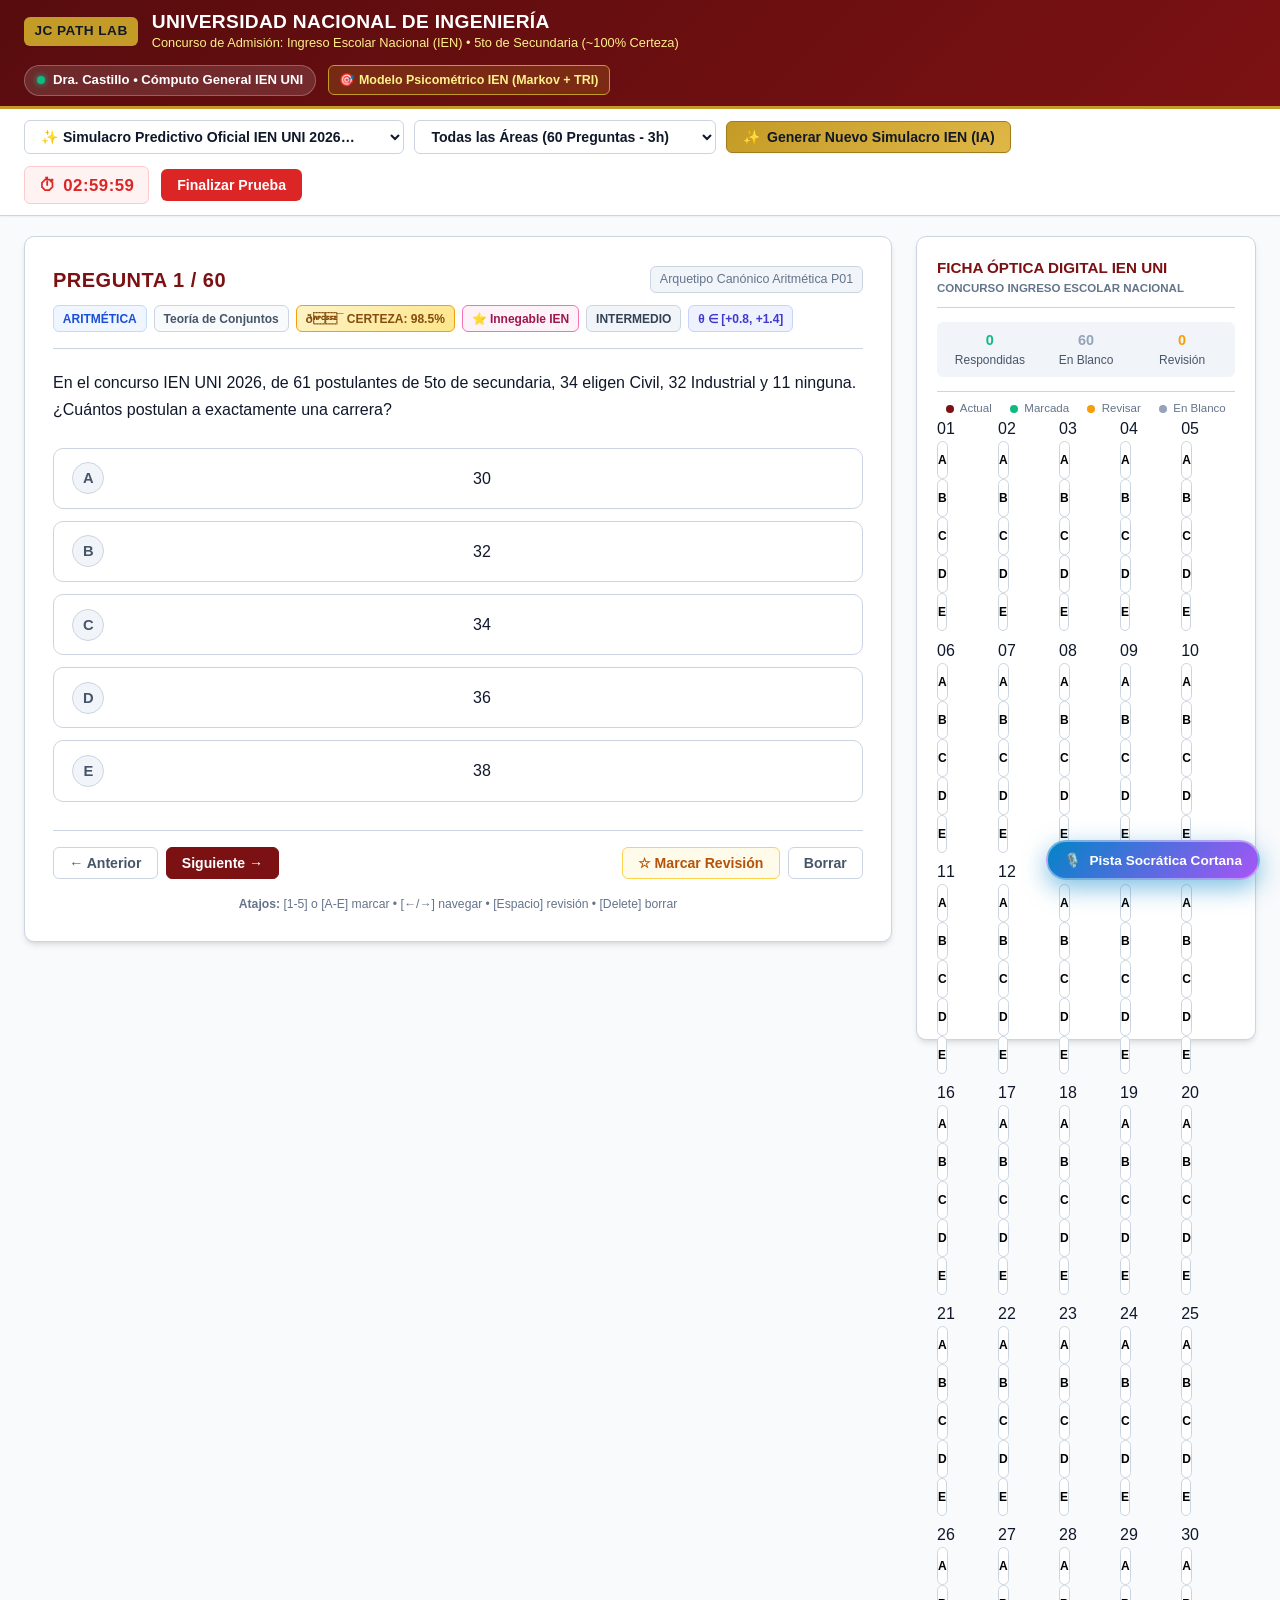
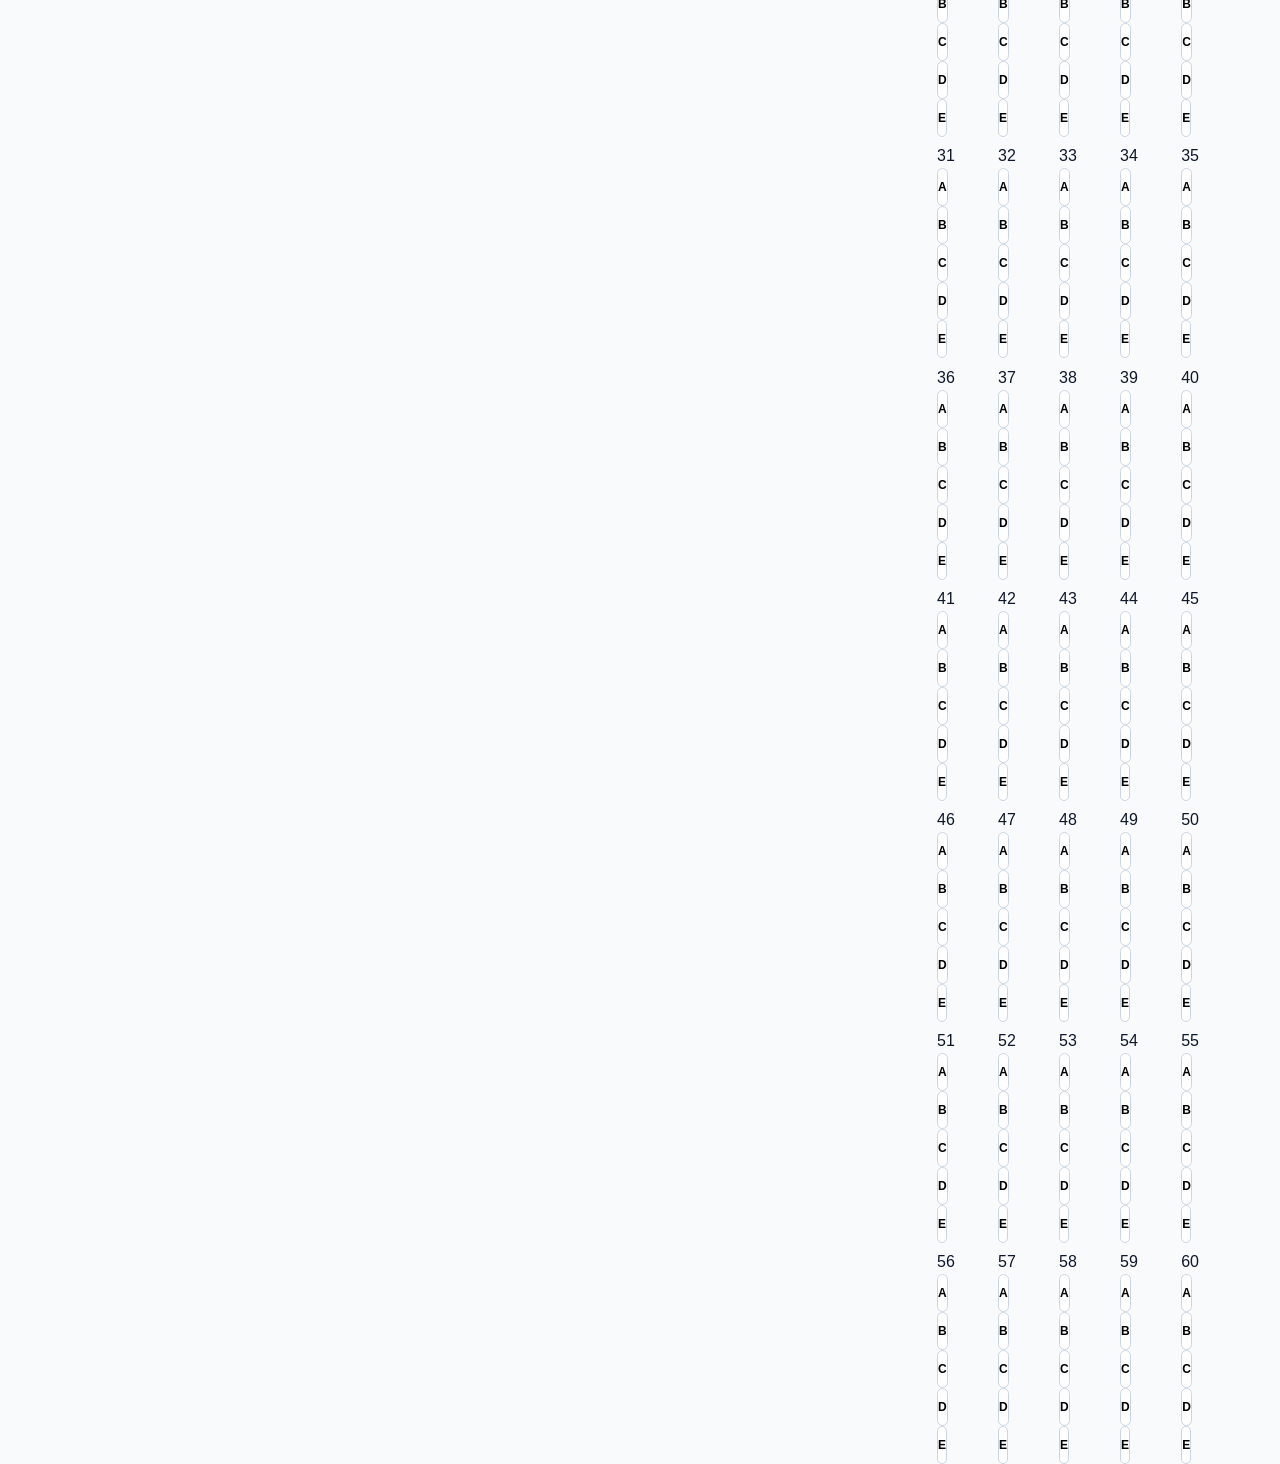
<file: examenIEN/index.html>
<!DOCTYPE html>
<html lang="es">
<head>
  <meta charset="UTF-8">
  <meta name="viewport" content="width=device-width, initial-scale=1.0, maximum-scale=5.0">
  <meta name="description" content="Plataforma Soberana de Entrenamiento y Predicción Extrema para el Ingreso Escolar Nacional (IEN) de la Universidad Nacional de Ingeniería (UNI) - JC PATH LAB & Dr. José Castillo">
  <title>JC PATH LAB | Simulador Predictivo IEN UNI 2026 (60 Preguntas Canónicas)</title>
  
  <!-- Estilos CSS Responsivos Avanzados -->
  <link rel="stylesheet" href="css/styles.css">
  
  <!-- MathJax para visualización matemática impecable de LaTeX -->
  <script>
    window.MathJax = {
      tex: {
        inlineMath: [['$', '$'], ['\\(', '\\)']],
        displayMath: [['$$', '$$'], ['\\[', '\\]']],
        processEscapes: true
      },
      options: {
        skipHtmlTags: ['script', 'noscript', 'style', 'textarea', 'pre', 'code']
      },
      svg: { fontCache: 'global' }
    };
  </script>
  <script src="vendor/mathjax/tex-mml-chtml.js" id="MathJax-script" async onerror="this.onerror=null; this.src='https://cdn.jsdelivr.net/npm/mathjax@3/es5/tex-mml-chtml.js';"></script>
</head>
<body>

  <!-- Top Header Institucional y Psicométrico -->
  <header class="header-top">
    <div class="header-container">
      <div class="brand-section">
        <span class="brand-badge">JC PATH LAB</span>
        <div class="brand-titles">
          <h1>UNIVERSIDAD NACIONAL DE INGENIERÍA</h1>
          <p>Concurso de Admisión: Ingreso Escolar Nacional (IEN) &bull; 5to de Secundaria (~100% Certeza)</p>
        </div>
      </div>
      <div class="header-meta">
        <div class="user-pill">
          <span class="status-indicator"></span>
          <span>Dra. Castillo &bull; Cómputo General IEN UNI</span>
        </div>
        <div class="model-badge" title="Estructura Canónica IEN: 60 Preguntas (24 Matemática, 10 Física, 10 Química, 16 Aptitud/Humanidades)">
          <span>🎯 Modelo Psicométrico IEN (Markov + TRI)</span>
        </div>
      </div>
    </div>
  </header>

  <!-- Control & Status Bar -->
  <div class="control-bar">
    <div class="control-container">
      <div class="selectors-group">
        <div class="select-wrapper">
          <label for="examSelect" class="sr-only">Seleccionar Examen o Modo</label>
          <select id="examSelect" aria-label="Seleccionar Examen o Generador"></select>
        </div>
        <div class="select-wrapper">
          <label for="subjectFilterSelect" class="sr-only">Filtrar por Área</label>
          <select id="subjectFilterSelect" aria-label="Filtrar por Área">
            <option value="ALL">Todas las Áreas (60 Preguntas - 3h)</option>
            <option value="Matemática">Matemática (Preguntas 01-24)</option>
            <option value="Física">Física (Preguntas 25-34)</option>
            <option value="Química">Química (Preguntas 35-44)</option>
            <option value="Aptitud">Aptitud y Humanidades (45-60)</option>
          </select>
        </div>
        <button id="generateNewBtn" class="btn btn-generator" title="Genera un nuevo simulacro dinámico IEN permutando variables manteniendo 100% los arquetipos oficiales">
          <span class="sparkle-icon">✨</span>
          <span class="btn-text">Generar Nuevo Simulacro IEN (IA)</span>
        </button>
      </div>

      <div class="control-actions">
        <!-- Toggle para abrir/cerrar Ficha Óptica en Móviles y Tablets -->
        <button id="toggleSheetBtn" class="btn btn-sheet-toggle" aria-label="Abrir Ficha Óptica">
          <span>📋 Ficha Óptica</span>
          <span class="badge-mini" id="sheetAnsweredBadge">0/60</span>
        </button>

        <!-- Cronómetro Oficial UNI con Alerta (3 Horas) -->
        <div class="timer-box" id="timerBox" title="Tiempo reglamentario oficial: 3 horas (180 minutos)">
          <span class="timer-icon">⏱</span>
          <span id="timerDisplay">03:00:00</span>
        </div>

        <!-- Finalizar y Calificar -->
        <button id="finishBtn" class="btn btn-finish">Finalizar Prueba</button>
      </div>
    </div>
  </div>

  <!-- Banner de Notificación / Toast de Generación Dinámica -->
  <div id="dynamicAlert" class="dynamic-alert-banner" style="display:none;">
    <span class="alert-icon">⚡</span>
    <span id="dynamicAlertText">Simulacro Dinámico Predictivo IEN Generado con Éxito (100% Arquetipos Oficiales UNI)</span>
    <button id="closeAlertBtn" class="close-alert">&times;</button>
  </div>

  <!-- Layout Principal de Examen -->
  <main class="main-layout">
    
    <!-- Columna Izquierda: Tarjeta de la Pregunta Actual -->
    <section class="question-card" id="questionCard">
      <div class="question-header">
        <div class="q-main-title">
          <span class="q-number-title" id="qNumBadge">PREGUNTA 1 / 60</span>
          <span class="q-archetype-tag" id="qArchetypeTag">Arquetipo Canónico IEN</span>
        </div>
        <div class="q-badge-group">
          <span class="badge badge-subject" id="qSubjectBadge">MATERIA</span>
          <span class="badge badge-topic" id="qTopicBadge">SUBTEMA</span>
          <span class="badge badge-prob" id="qProbBadge">🎯 CERTEZA: 98.5%</span>
          <span class="badge badge-nucleo" id="qNucleoBadge">⭐ INNEGABLE IEN</span>
          <span class="badge badge-diff" id="qDiffBadge">INTERMEDIO</span>
          <span class="badge badge-tri" id="qTriBadge">θ ∈ [+1.0, +1.6]</span>
        </div>
      </div>

      <div class="question-statement" id="qStatement">
        Cargando enunciado analítico...
      </div>

      <div class="options-list" id="optionsContainer">
        <!-- Opciones generadas dinámicamente A, B, C, D, E -->
      </div>

      <div class="question-nav-actions">
        <div class="nav-btn-group">
          <button id="prevBtn" class="btn btn-outline" title="Pregunta anterior (Flecha Izquierda)">&larr; Anterior</button>
          <button id="nextBtn" class="btn btn-primary" title="Pregunta siguiente (Flecha Derecha)">Siguiente &rarr;</button>
        </div>
        <div class="util-btn-group">
          <button id="markReviewBtn" class="btn btn-review" title="Marcar para revisión posterior (Barra Espaciadora)">☆ Marcar Revisión</button>
          <button id="clearAnsBtn" class="btn btn-outline" title="Borrar marcación actual">Borrar</button>
        </div>
      </div>

      <!-- Atajos de teclado para entrenamiento de alta velocidad -->
      <div class="keyboard-hints">
        <span><strong>Atajos:</strong> [1-5] o [A-E] marcar &bull; [←/→] navegar &bull; [Espacio] revisión &bull; [Delete] borrar</span>
      </div>
    </section>

    <!-- Columna Derecha: Ficha Óptica UNI Interactiva -->
    <aside class="optical-sheet-card" id="opticalSheetCard">
      <div class="sheet-title">
        <div class="sheet-title-text">
          <span>FICHA ÓPTICA DIGITAL IEN UNI</span>
          <span class="sheet-subtitle">CONCURSO INGRESO ESCOLAR NACIONAL</span>
        </div>
        <button id="closeSheetMobileBtn" class="btn-close-sheet-mobile" aria-label="Cerrar Ficha">&times;</button>
      </div>

      <div class="sheet-summary">
        <div class="stat-pill stat-answered">
          <span class="stat-num" id="answeredCount">0</span>
          <span class="stat-lbl">Respondidas</span>
        </div>
        <div class="stat-pill stat-pending">
          <span class="stat-num" id="pendingCount">60</span>
          <span class="stat-lbl">En Blanco</span>
        </div>
        <div class="stat-pill stat-review">
          <span class="stat-num" id="reviewCount">0</span>
          <span class="stat-lbl">Revisión</span>
        </div>
      </div>

      <div class="sheet-legend">
        <span><span class="legend-dot dot-active"></span> Actual</span>
        <span><span class="legend-dot dot-answered"></span> Marcada</span>
        <span><span class="legend-dot dot-review"></span> Revisar</span>
        <span><span class="legend-dot dot-blank"></span> En Blanco</span>
      </div>

      <!-- Matriz de burbujas 1 a 60 -->
      <div class="bubble-grid" id="bubbleGrid">
        <!-- Generado dinámicamente -->
      </div>
    </aside>
  </main>

  <!-- Modal Oficial de Resultados y Solucionario Analítico IEN UNI -->
  <div class="results-modal" id="resultsModal" style="display:none;" role="dialog" aria-modal="true" aria-labelledby="modalTitle">
    <div class="results-overlay" id="modalOverlay"></div>
    <div class="results-content">
      <div class="results-header">
        <span class="modal-badge-uni">REPORTE OFICIAL IEN UNI</span>
        <h2 id="modalTitle">RESULTADO OFICIAL DE EVALUACIÓN IEN UNI</h2>
        <p>Ponderación oficial: Correcta: +5.0 | Incorrecta: -1.025 | Blanco: 0.0</p>
        
        <div class="score-display-box">
          <div class="score-number" id="scoreNumber">0.000</div>
          <div class="score-max" id="scoreMaxLabel">/ 300.000 pts</div>
          <div class="score-percent" id="scorePercentLabel">Rendimiento: 0.0%</div>
        </div>
      </div>

      <div class="results-body">
        <div class="score-metrics-grid">
          <div class="metric-card correct">
            <h4>Correctas (+5.0)</h4>
            <p id="correctCount">0</p>
          </div>
          <div class="metric-card incorrect">
            <h4>Incorrectas (-1.025)</h4>
            <p id="incorrectCount">0</p>
          </div>
          <div class="metric-card blank">
            <h4>En Blanco (0.0)</h4>
            <p id="blankCount">60</p>
          </div>
        </div>

        <div class="ranking-box">
          <h3>🎯 DIAGNÓSTICO DE INGRESO A FACULTADES UNI</h3>
          <p style="font-size: 0.85rem; color:#166534; margin-bottom: 0.75rem;">
            Basado en los cortes referenciales del Concurso Ingreso Escolar Nacional (IEN):
          </p>
          <ul id="careerList"></ul>
        </div>

        <div class="solutions-section">
          <div class="solutions-title-bar">
            <h3>SOLUCIONARIO DETALLADO Y FUNDAMENTOS TEÓRICOS</h3>
            <span class="badge badge-subject">100% Auditado</span>
          </div>
          <div id="solutionsContainer">
            <!-- Soluciones completas con teoría y desarrollo LaTeX -->
          </div>
        </div>

        <div class="modal-actions-bar">
          <button id="restartBtn" class="btn btn-outline">Reintentar Mismo Examen</button>
          <button id="modalGenNewBtn" class="btn btn-generator">✨ Generar Otro Simulacro IEN</button>
          <button id="closeResultsBtn" class="btn btn-primary">Cerrar Reporte</button>
        </div>
      </div>
    </div>
  </div>

  <!-- Carga del Banco Maestro Predictivo IEN y Lógica de Aplicación -->
  <script src="data/banco_predictivo_ien.js"></script>
  <!-- Módulo Soberano de Telemetría Militar y Offline Queue -->
  <script src="js/telemetry.js"></script>
  <script src="js/app_ien.js"></script>

  <!-- BOTÓN FLOTANTE CORTANA TUTORA IEN -->
  <button id="btnCortanaIEN" style="position:fixed; bottom:20px; right:20px; background:linear-gradient(135deg,#0284c7,#a855f7); color:#fff; border:2px solid rgba(255,255,255,0.4); padding:10px 16px; border-radius:25px; font-weight:800; font-size:0.85rem; cursor:pointer; display:flex; align-items:center; gap:8px; box-shadow:0 8px 25px rgba(2,132,199,0.5); z-index:90;" title="🎙️ Pista Socrática Cortana">
    <span>🎙️</span> Pista Socrática Cortana
  </button>

  <!-- MODAL ELEGANTE PISTA SOCRÁTICA CORTANA IEN -->
  <div class="cortana-ien-overlay" id="cortanaModalIEN" style="display:none; position:fixed; inset:0; background:rgba(9,13,22,0.85); backdrop-filter:blur(8px); z-index:200; align-items:center; justify-content:center; padding:16px;">
    <div style="background:#0f172a; border:1px solid #38bdf8; border-radius:16px; max-width:600px; width:100%; padding:22px; position:relative; box-shadow:0 20px 50px rgba(0,0,0,0.8); color:#f8fafc;">
      <button id="closeCortanaModalIEN" style="position:absolute; top:12px; right:14px; background:transparent; border:none; color:#94a3b8; font-size:1.6rem; cursor:pointer;">&times;</button>
      <div style="display:flex; align-items:center; gap:10px; margin-bottom:12px;">
        <div style="width:38px; height:38px; border-radius:50%; background:linear-gradient(135deg,#0284c7,#a855f7); display:flex; align-items:center; justify-content:center; font-size:1.2rem;">🎙️</div>
        <div>
          <h3 style="font-size:1.1rem; font-weight:800; color:#fff; margin:0;" id="cortanaModalTitleIEN">Cortana • Pista Socrática IEN UNI</h3>
          <p style="font-size:0.75rem; color:#38bdf8; margin:0;">Orientación Didáctica de Alta Certeza (5to Secundaria)</p>
        </div>
      </div>
      <div style="background:rgba(2,6,23,0.7); border:1px solid rgba(255,255,255,0.08); border-radius:10px; padding:14px; margin-bottom:12px;">
        <div style="font-size:0.78rem; font-weight:700; color:#38bdf8; text-transform:uppercase; margin-bottom:4px;">🎯 Arquetipo y Materia:</div>
        <div id="cortanaModalMetaIEN" style="font-size:0.85rem; color:#e2e8f0; margin-bottom:10px; font-weight:600;"></div>
        <div style="font-size:0.78rem; font-weight:700; color:#10b981; text-transform:uppercase; margin-bottom:4px;">💡 Fundamento Teórico / Pista Rector:</div>
        <div id="cortanaModalBodyIEN" style="font-size:0.88rem; color:#f1f5f9; line-height:1.5;"></div>
      </div>
      <button id="btnListenCortanaIEN" style="background:linear-gradient(135deg,#0284c7,#0ea5e9); color:#fff; border:none; padding:8px 16px; border-radius:8px; font-weight:700; font-size:0.82rem; cursor:pointer; display:flex; align-items:center; gap:6px;">
        <span>🔊</span> Escuchar Pista con Voz Cortana
      </button>
    </div>
  </div>

</body>
</html>
</file>
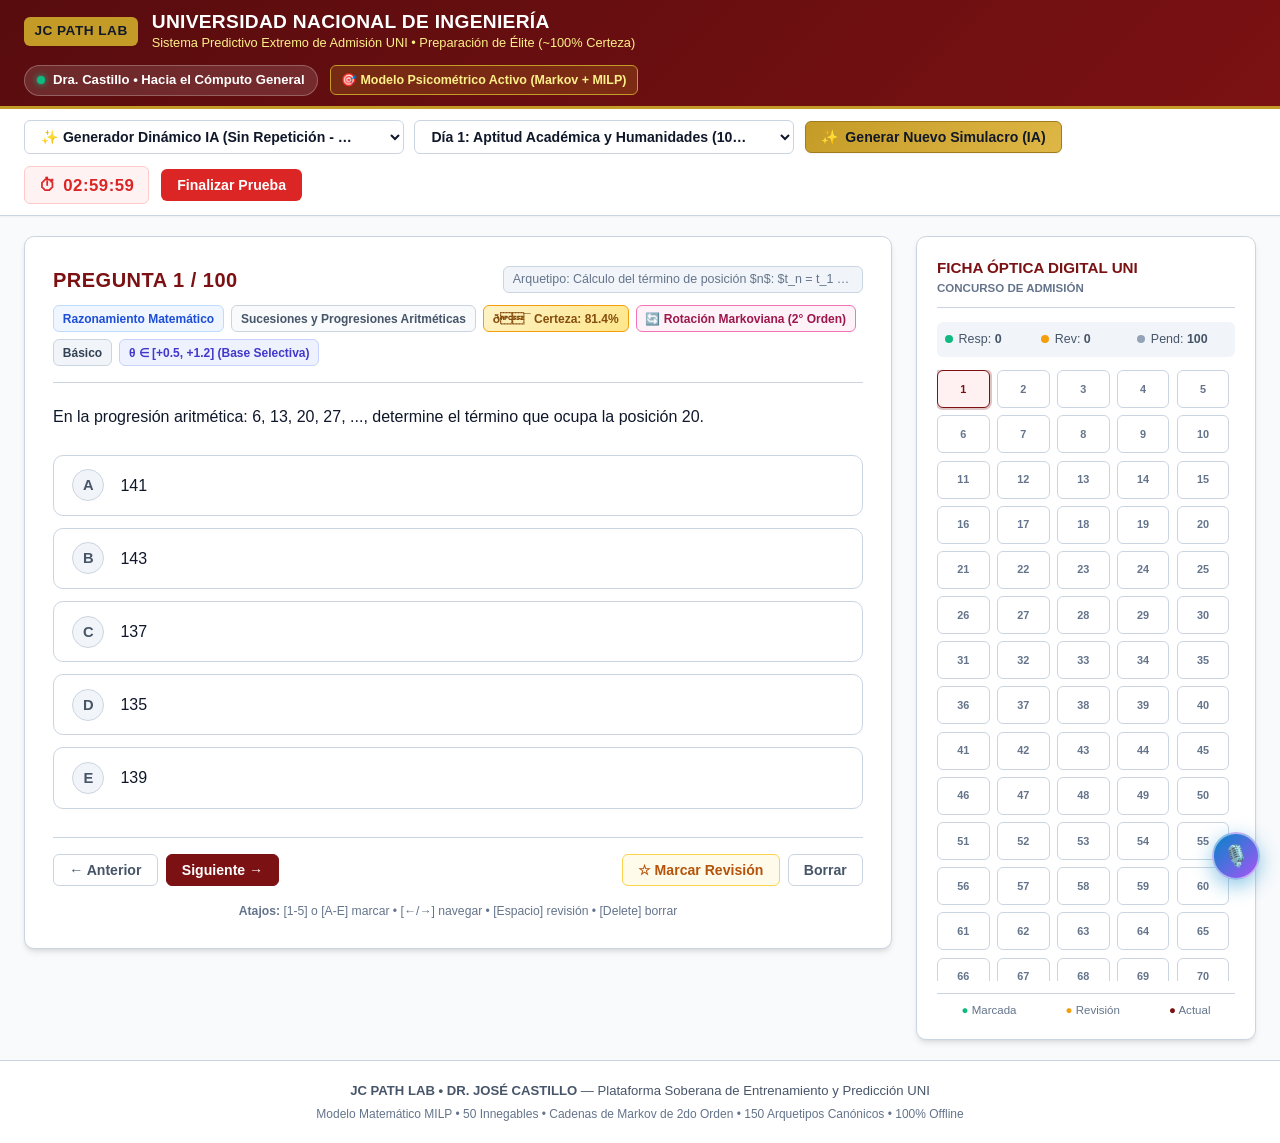
<file: examenUNI/index.html>
<!DOCTYPE html>
<html lang="es">
<head>
  <meta charset="UTF-8">
  <meta name="viewport" content="width=device-width, initial-scale=1.0, maximum-scale=5.0">
  <meta name="description" content="Plataforma Soberana de Entrenamiento y Predicción Extrema para el Examen de Admisión de la Universidad Nacional de Ingeniería (UNI) - JC PATH LAB & Dr. José Castillo">
  <title>JC PATH LAB | Simulador Predictivo Examen de Admisión UNI (~100% Certeza)</title>
  
  <!-- Estilos CSS Responsivos Avanzados -->
  <link rel="stylesheet" href="css/styles.css">
  
  <!-- MathJax para visualización matemática impecable de LaTeX -->
  <script>
    window.MathJax = {
      tex: {
        inlineMath: [['$', '$'], ['\\(', '\\)']],
        displayMath: [['$$', '$$'], ['\\[', '\\]']],
        processEscapes: true
      },
      options: {
        skipHtmlTags: ['script', 'noscript', 'style', 'textarea', 'pre', 'code']
      },
      svg: { fontCache: 'global' }
    };
  </script>
  <script src="vendor/mathjax/tex-mml-chtml.js" id="MathJax-script" async onerror="this.onerror=null; this.src='https://cdn.jsdelivr.net/npm/mathjax@3/es5/tex-mml-chtml.js';"></script>
</head>
<body>

  <!-- Top Header Institucional y Psicométrico -->
  <header class="header-top">
    <div class="header-container">
      <div class="brand-section">
        <span class="brand-badge">JC PATH LAB</span>
        <div class="brand-titles">
          <h1>UNIVERSIDAD NACIONAL DE INGENIERÍA</h1>
          <p>Sistema Predictivo Extremo de Admisión UNI &bull; Preparación de Élite (~100% Certeza)</p>
        </div>
      </div>
      <div class="header-meta">
        <div class="user-pill">
          <span class="status-indicator"></span>
          <span>Dra. Castillo &bull; Hacia el Cómputo General</span>
        </div>
        <div class="model-badge" title="Estructura MILP, 50 Innegables, Cadenas de Markov y 150 Arquetipos Canónicos">
          <span>🎯 Modelo Psicométrico Activo (Markov + MILP)</span>
        </div>
      </div>
    </div>
  </header>

  <!-- Control & Status Bar -->
  <div class="control-bar">
    <div class="control-container">
      <div class="selectors-group">
        <div class="select-wrapper">
          <label for="examSelect" class="sr-only">Seleccionar Examen o Modo</label>
          <select id="examSelect" aria-label="Seleccionar Examen o Generador"></select>
        </div>
        <div class="select-wrapper">
          <label for="daySelect" class="sr-only">Seleccionar Día de Evaluación</label>
          <select id="daySelect" aria-label="Seleccionar Día de Evaluación">
            <option value="dia_1">Día 1: Aptitud Académica y Humanidades (100 P. - 3h)</option>
            <option value="dia_2">Día 2: Matemática (40 P. - 3h)</option>
            <option value="dia_3">Día 3: Física y Química (40 P. - 3h)</option>
          </select>
        </div>
        <button id="generateNewBtn" class="btn btn-generator" title="Genera un nuevo simulacro dinámico permutando variables para que nunca se repita, preservando 100% el temario y los 150 arquetipos">
          <span class="sparkle-icon">✨</span>
          <span class="btn-text">Generar Nuevo Simulacro (IA)</span>
        </button>
      </div>

      <div class="control-actions">
        <!-- Toggle para abrir/cerrar Ficha Óptica en Móviles y Tablets -->
        <button id="toggleSheetBtn" class="btn btn-sheet-toggle" aria-label="Abrir Ficha Óptica">
          <span>📋 Ficha Óptica</span>
          <span class="badge-mini" id="sheetAnsweredBadge">0/100</span>
        </button>

        <!-- Cronómetro Oficial UNI con Alerta -->
        <div class="timer-box" id="timerBox" title="Tiempo reglamentario oficial: 3 horas">
          <span class="timer-icon">⏱</span>
          <span id="timerDisplay">03:00:00</span>
        </div>

        <!-- Finalizar y Calificar -->
        <button id="finishBtn" class="btn btn-finish">Finalizar Prueba</button>
      </div>
    </div>
  </div>

  <!-- Banner de Notificación / Toast de Generación Dinámica -->
  <div id="dynamicAlert" class="dynamic-alert-banner" style="display:none;">
    <span class="alert-icon">⚡</span>
    <span id="dynamicAlertText">Simulacro Dinámico Predictivo Generado con Éxito (0% Repetición | 100% Temario Oficial UNI)</span>
    <button id="closeAlertBtn" class="close-alert">&times;</button>
  </div>

  <!-- Layout Principal de Examen -->
  <main class="main-layout">
    
    <!-- Columna Izquierda: Tarjeta de la Pregunta Actual -->
    <section class="question-card" id="questionCard">
      <div class="question-header">
        <div class="q-main-title">
          <span class="q-number-title" id="qNumBadge">PREGUNTA 1 / 100</span>
          <span class="q-archetype-tag" id="qArchetypeTag">Arquetipo Canónico</span>
        </div>
        <div class="q-badge-group">
          <span class="badge badge-subject" id="qSubjectBadge">MATERIA</span>
          <span class="badge badge-topic" id="qTopicBadge">SUBTEMA</span>
          <span class="badge badge-prob" id="qProbBadge">🎯 CERTEZA: 98.2%</span>
          <span class="badge badge-nucleo" id="qNucleoBadge">⭐ 50 INNEGABLES</span>
          <span class="badge badge-diff" id="qDiffBadge">INTERMEDIO</span>
          <span class="badge badge-tri" id="qTriBadge">θ ∈ [+1.2, +1.8]</span>
        </div>
      </div>

      <div class="question-statement" id="qStatement">
        Cargando enunciado analítico...
      </div>

      <div class="options-list" id="optionsContainer">
        <!-- Opciones generadas dinámicamente A, B, C, D, E -->
      </div>

      <div class="question-nav-actions">
        <div class="nav-btn-group">
          <button id="prevBtn" class="btn btn-outline" title="Pregunta anterior (Flecha Izquierda)">&larr; Anterior</button>
          <button id="nextBtn" class="btn btn-primary" title="Pregunta siguiente (Flecha Derecha)">Siguiente &rarr;</button>
        </div>
        <div class="util-btn-group">
          <button id="markReviewBtn" class="btn btn-review" title="Marcar para revisión posterior (Barra Espaciadora)">☆ Marcar Revisión</button>
          <button id="clearAnsBtn" class="btn btn-outline" title="Borrar marcación actual">Borrar</button>
        </div>
      </div>

      <!-- Atajos de teclado para entrenamiento de alta velocidad -->
      <div class="keyboard-hints">
        <span><strong>Atajos:</strong> [1-5] o [A-E] marcar &bull; [←/→] navegar &bull; [Espacio] revisión &bull; [Delete] borrar</span>
      </div>
    </section>

    <!-- Columna Derecha: Ficha Óptica UNI Interactiva -->
    <aside class="optical-sheet-card" id="opticalSheetCard">
      <div class="sheet-title">
        <div class="sheet-title-text">
          <span>FICHA ÓPTICA DIGITAL UNI</span>
          <span class="sheet-subtitle">CONCURSO DE ADMISIÓN</span>
        </div>
        <button id="closeSheetMobileBtn" class="btn-close-sheet-mobile" aria-label="Cerrar Ficha Óptica">&times;</button>
      </div>

      <div class="sheet-stats">
        <div class="stat-item" title="Preguntas marcadas">
          <span class="stat-dot" style="background:#10b981;"></span>
          <span>Resp: <strong id="answeredCount">0</strong></span>
        </div>
        <div class="stat-item" title="Preguntas marcadas para revisión">
          <span class="stat-dot" style="background:#f59e0b;"></span>
          <span>Rev: <strong id="reviewCount">0</strong></span>
        </div>
        <div class="stat-item" title="Preguntas aún sin marcar">
          <span class="stat-dot" style="background:#94a3b8;"></span>
          <span>Pend: <strong id="pendingCount">100</strong></span>
        </div>
      </div>

      <div class="bubble-grid-container">
        <div class="bubble-grid" id="bubbleGrid">
          <!-- 100 o 40 burbujas interactivas -->
        </div>
      </div>

      <div class="sheet-footer-legend">
        <span><strong style="color:#10b981;">●</strong> Marcada</span>
        <span><strong style="color:#f59e0b;">●</strong> Revisión</span>
        <span><strong style="color:var(--uni-bordeaux);">●</strong> Actual</span>
      </div>
    </aside>

  </main>

  <!-- Modal Oficial de Resultados y Solucionario Analítico -->
  <div class="results-modal" id="resultsModal" role="dialog" aria-modal="true" aria-labelledby="modalTitle">
    <div class="results-overlay" id="modalOverlay"></div>
    <div class="results-content">
      <div class="results-header">
        <span class="modal-badge-uni">REPORTE OFICIAL UNI</span>
        <h2 id="modalTitle">CALIFICACIÓN Y AUDITORÍA PSICOMÉTRICA</h2>
        <p>Ponderación oficial: +5.000 ptos por acierto | -1.025 ptos por error | 0.000 ptos en blanco</p>
        
        <div class="score-display-box">
          <div class="score-number" id="scoreNumber">0.000</div>
          <div class="score-max" id="scoreMaxLabel">PUNTAJE NETO OBTENIDO</div>
          <div class="score-percent" id="scorePercentLabel">Eficacia: 0.0%</div>
        </div>
      </div>

      <div class="results-body">
        <div class="score-metrics-grid">
          <div class="metric-card correct">
            <h4>Aciertos (+5.0)</h4>
            <p id="correctCount">0</p>
          </div>
          <div class="metric-card incorrect">
            <h4>Errores (-1.025)</h4>
            <p id="incorrectCount">0</p>
          </div>
          <div class="metric-card blank">
            <h4>En Blanco (0.0)</h4>
            <p id="blankCount">0</p>
          </div>
        </div>

        <!-- Desglose Psicométrico Oficial por Rubro / Materia -->
        <div class="rubro-breakdown-box" id="rubroBreakdownBox" style="margin: 1.25rem 0; background: rgba(2,6,23,0.6); padding: 14px; border-radius: 12px; border: 1px solid rgba(56,189,248,0.2);">
          <h3 style="font-size: 0.95rem; color: #38bdf8; margin-bottom: 0.75rem; display:flex; align-items:center; gap:6px; font-weight:800;">
            <span>📊</span> DESGLOSE PSICOMÉTRICO OFICIAL POR MATERIA / RUBRO
          </h3>
          <div id="rubroBreakdownList" style="display:grid; grid-template-columns: repeat(auto-fit, minmax(210px, 1fr)); gap: 10px;"></div>
        </div>

        <div class="ranking-box">
          <h3>🎯 PROYECCIÓN INSTITUCIONAL DE INGRESO A FACULTADES UNI</h3>
          <p style="font-size: 0.85rem; color:#166534; margin-bottom: 0.75rem;">
            Basado en las notas de corte oficiales históricas de la Universidad Nacional de Ingeniería:
          </p>
          <ul id="careerList"></ul>
        </div>

        <div class="solutions-section">
          <div class="solutions-title-bar">
            <h3>SOLUCIONARIO ANALÍTICO PASO A PASO (RIGOR FORMAL)</h3>
            <span class="badge badge-subject">100% Auditado</span>
          </div>
          <div id="solutionsContainer">
            <!-- Soluciones completas con teoría y desarrollo LaTeX -->
          </div>
        </div>

        <div class="modal-actions-bar">
          <button id="restartBtn" class="btn btn-primary">Volver a Intentar Prueba</button>
          <button id="modalGenNewBtn" class="btn btn-generator">✨ Generar Otro Simulacro IA</button>
          <button id="closeResultsBtn" class="btn btn-outline">Cerrar Reporte</button>
        </div>
      </div>
    </div>
  </div>

  <!-- Footer Institucional -->
  <footer>
    <div class="footer-container">
      <p><strong>JC PATH LAB &bull; DR. JOSÉ CASTILLO</strong> &mdash; Plataforma Soberana de Entrenamiento y Predicción UNI</p>
      <p class="footer-subtext">Modelo Matemático MILP &bull; 50 Innegables &bull; Cadenas de Markov de 2do Orden &bull; 150 Arquetipos Canónicos &bull; 100% Offline</p>
    </div>
  </footer>

  <!-- Banco de Datos Predictivo Oficial (44 Procesos + Simulacro 2026) -->
  <script src="data/banco_predictivo.js"></script>
  <!-- Módulo Soberano de Telemetría Militar y Offline Queue -->
  <script src="js/telemetry.js"></script>
  <!-- Lógica Avanzada de la Aplicación y Generador Dinámico -->
  <script src="js/app.js"></script>


  <!-- BOTÓN FLOTANTE CORTANA TUTORA UNI -->
  <button id="btnCortanaUNI" class="cortana-fab-btn-mini" aria-label="Pista Socrática Cortana" title="🎙️ Pista Socrática Cortana">
    <span>🎙️</span>
  </button>

  <!-- MODAL ELEGANTE PISTA SOCRÁTICA CORTANA UNI -->
  <div class="cortana-uni-overlay" id="cortanaModalUNI" style="display:none; position:fixed; inset:0; background:rgba(9,13,22,0.85); backdrop-filter:blur(8px); z-index:200; align-items:center; justify-content:center; padding:16px;">
    <div style="background:#0f172a; border:1px solid #38bdf8; border-radius:16px; max-width:600px; width:100%; padding:22px; position:relative; box-shadow:0 20px 50px rgba(0,0,0,0.8); color:#f8fafc;">
      <button id="closeCortanaModalUNI" style="position:absolute; top:12px; right:14px; background:transparent; border:none; color:#94a3b8; font-size:1.6rem; cursor:pointer;">&times;</button>
      <div style="display:flex; align-items:center; gap:10px; margin-bottom:12px;">
        <div style="width:38px; height:38px; border-radius:50%; background:linear-gradient(135deg,#0284c7,#a855f7); display:flex; align-items:center; justify-content:center; font-size:1.2rem;">🎙️</div>
        <div>
          <h3 style="font-size:1.1rem; font-weight:800; color:#fff; margin:0;" id="cortanaModalTitle">Cortana • Pista Socrática UNI</h3>
          <p style="font-size:0.75rem; color:#38bdf8; margin:0;" id="cortanaModalSubtitle">Orientación Didáctica de Alta Certeza</p>
        </div>
      </div>
      <div style="background:rgba(2,6,23,0.7); border:1px solid rgba(255,255,255,0.08); border-radius:10px; padding:14px; margin-bottom:12px;">
        <div style="font-size:0.78rem; font-weight:700; color:#38bdf8; text-transform:uppercase; margin-bottom:4px;">🎯 Arquetipo y Materia:</div>
        <div id="cortanaModalMeta" style="font-size:0.85rem; color:#e2e8f0; margin-bottom:10px; font-weight:600;"></div>
        <div style="font-size:0.78rem; font-weight:700; color:#10b981; text-transform:uppercase; margin-bottom:4px;">💡 Fundamento Teórico / Pista Rector:</div>
        <div id="cortanaModalBody" style="font-size:0.88rem; color:#f1f5f9; line-height:1.5;"></div>
      </div>
      <button id="btnListenCortanaUNI" style="background:linear-gradient(135deg,#0284c7,#0ea5e9); color:#fff; border:none; padding:8px 16px; border-radius:8px; font-weight:700; font-size:0.82rem; cursor:pointer; display:flex; align-items:center; gap:6px;">
        <span>🔊</span> Escuchar Pista con Voz Cortana
      </button>
    </div>
  </div>

</body>
</html>
</file>
<file: examenIEN/css/styles.css>
/* ==========================================================================
   JC PATH LAB & UNIVERSIDAD NACIONAL DE INGENIERÍA
   PLATAFORMA WEB DE PREDICCIÓN EXTREMA (~100% CERTEZA)
   HOJA DE ESTILOS MAESTRA - ULTRA RESPONSIVA (4K, LAPTOP, TABLET, SMARTPHONE)
   ========================================================================== */

:root {
  /* Paleta Institucional UNI & JC PATH LAB */
  --uni-bordeaux: #7b1113;
  --uni-bordeaux-dark: #580c0e;
  --uni-bordeaux-light: #9e1b1e;
  --gold-accent: #c59b27;
  --gold-light: #fef08a;
  --gold-dark: #854d0e;
  
  /* Fondos y Superficies */
  --bg-primary: #f8fafc;
  --bg-card: #ffffff;
  --bg-secondary: #f1f5f9;
  --bg-tertiary: #e2e8f0;
  
  /* Tipografía */
  --text-main: #0f172a;
  --text-muted: #475569;
  --text-light: #64748b;
  --text-inverse: #ffffff;
  
  /* Bordes y Sombras */
  --border-color: #cbd5e1;
  --border-focus: #7b1113;
  --radius-sm: 6px;
  --radius-md: 10px;
  --radius-lg: 14px;
  
  /* Estados Psicométricos */
  --correct: #10b981;
  --correct-bg: #ecfdf5;
  --incorrect: #ef4444;
  --incorrect-bg: #fef2f2;
  --blank: #94a3b8;
  --review: #f59e0b;
  --review-bg: #fffbeb;
  
  /* Elevaciones */
  --shadow-sm: 0 1px 2px 0 rgb(0 0 0 / 0.05);
  --shadow-md: 0 4px 6px -1px rgb(0 0 0 / 0.1), 0 2px 4px -2px rgb(0 0 0 / 0.08);
  --shadow-lg: 0 10px 15px -3px rgb(0 0 0 / 0.12), 0 4px 6px -4px rgb(0 0 0 / 0.08);
  --shadow-xl: 0 20px 25px -5px rgb(0 0 0 / 0.15), 0 8px 10px -6px rgb(0 0 0 / 0.1);
}

/* ==========================================================================
   RESET & BASE UNIVERSAL
   ========================================================================== */
*, *::before, *::after {
  margin: 0;
  padding: 0;
  box-sizing: border-box;
}

html {
  font-size: 16px;
  scroll-behavior: smooth;
  -webkit-text-size-adjust: 100%;
}

body {
  font-family: -apple-system, BlinkMacSystemFont, "Segoe UI", Roboto, Helvetica, Arial, sans-serif;
  background-color: var(--bg-primary);
  color: var(--text-main);
  line-height: 1.5;
  min-height: 100vh;
  display: flex;
  flex-direction: column;
  overflow-x: hidden;
}

.sr-only {
  position: absolute;
  width: 1px;
  height: 1px;
  padding: 0;
  margin: -1px;
  overflow: hidden;
  clip: rect(0, 0, 0, 0);
  white-space: nowrap;
  border: 0;
}

/* ==========================================================================
   HEADER SUPERIOR INSTITUCIONAL
   ========================================================================== */
.header-top {
  background: linear-gradient(135deg, var(--uni-bordeaux-dark), var(--uni-bordeaux));
  color: var(--text-inverse);
  padding: 0.65rem 1.5rem;
  box-shadow: var(--shadow-md);
  border-bottom: 3px solid var(--gold-accent);
}

.header-container {
  max-width: 1600px;
  margin: 0 auto;
  display: flex;
  justify-content: space-between;
  align-items: center;
  flex-wrap: wrap;
  gap: 0.75rem;
}

.brand-section {
  display: flex;
  align-items: center;
  gap: 0.85rem;
}

.brand-badge {
  background: var(--gold-accent);
  color: #111827;
  font-weight: 900;
  font-size: 0.85rem;
  padding: 0.3rem 0.65rem;
  border-radius: var(--radius-sm);
  letter-spacing: 0.5px;
  box-shadow: var(--shadow-sm);
}

.brand-titles h1 {
  font-size: clamp(1.1rem, 1.5vw, 1.35rem);
  font-weight: 800;
  letter-spacing: 0.3px;
  line-height: 1.2;
}

.brand-titles p {
  font-size: clamp(0.72rem, 1vw, 0.82rem);
  color: var(--gold-light);
  font-weight: 500;
}

.header-meta {
  display: flex;
  align-items: center;
  gap: 0.75rem;
  flex-wrap: wrap;
}

.user-pill {
  display: flex;
  align-items: center;
  gap: 0.5rem;
  background: rgba(255, 255, 255, 0.12);
  border: 1px solid rgba(255, 255, 255, 0.25);
  padding: 0.3rem 0.75rem;
  border-radius: 20px;
  font-size: 0.82rem;
  font-weight: 600;
  color: #ffffff;
}

.status-indicator {
  width: 8px;
  height: 8px;
  background: #10b981;
  border-radius: 50%;
  box-shadow: 0 0 6px #10b981;
}

.model-badge {
  background: rgba(197, 155, 39, 0.2);
  border: 1px solid var(--gold-accent);
  color: var(--gold-light);
  font-size: 0.78rem;
  font-weight: 700;
  padding: 0.3rem 0.65rem;
  border-radius: var(--radius-sm);
}

/* ==========================================================================
   BARRA DE CONTROL Y SELECTORES
   ========================================================================== */
.control-bar {
  background: var(--bg-card);
  border-bottom: 1px solid var(--border-color);
  padding: 0.65rem 1.5rem;
  box-shadow: var(--shadow-sm);
  position: sticky;
  top: 0;
  z-index: 60;
}

.control-container {
  max-width: 1600px;
  margin: 0 auto;
  display: flex;
  justify-content: space-between;
  align-items: center;
  flex-wrap: wrap;
  gap: 0.75rem;
}

.selectors-group {
  display: flex;
  align-items: center;
  gap: 0.65rem;
  flex-wrap: wrap;
}

.select-wrapper {
  position: relative;
}

select {
  padding: 0.45rem 1.85rem 0.45rem 0.75rem;
  border: 1.5px solid var(--border-color);
  border-radius: var(--radius-sm);
  background-color: var(--bg-card);
  color: var(--text-main);
  font-size: 0.88rem;
  font-weight: 600;
  cursor: pointer;
  outline: none;
  transition: all 0.2s ease;
  max-width: 380px;
  text-overflow: ellipsis;
  white-space: nowrap;
}

select:focus {
  border-color: var(--uni-bordeaux);
  box-shadow: 0 0 0 3px rgba(123, 17, 19, 0.15);
}

.control-actions {
  display: flex;
  align-items: center;
  gap: 0.75rem;
  flex-wrap: wrap;
}

/* Botones Generales */
.btn {
  display: inline-flex;
  align-items: center;
  justify-content: center;
  gap: 0.4rem;
  padding: 0.45rem 0.95rem;
  border-radius: var(--radius-sm);
  font-size: 0.88rem;
  font-weight: 700;
  cursor: pointer;
  border: 1.5px solid transparent;
  transition: all 0.2s ease;
  user-select: none;
  white-space: nowrap;
}

.btn-primary {
  background: var(--uni-bordeaux);
  color: #ffffff;
  border-color: var(--uni-bordeaux);
}
.btn-primary:hover:not(:disabled) {
  background: var(--uni-bordeaux-dark);
  box-shadow: var(--shadow-sm);
}

.btn-outline {
  background: transparent;
  color: var(--text-muted);
  border-color: var(--border-color);
}
.btn-outline:hover:not(:disabled) {
  background: var(--bg-secondary);
  color: var(--text-main);
  border-color: var(--text-muted);
}

.btn-review {
  background: var(--review-bg);
  color: #b45309;
  border-color: #fcd34d;
}
.btn-review:hover {
  background: #fef3c7;
}
.btn-review.active {
  background: #f59e0b;
  color: #ffffff;
  border-color: #d97706;
}

.btn-generator {
  background: linear-gradient(135deg, #c59b27, #dfb746);
  color: #111827;
  border: 1.5px solid #a17c1b;
  box-shadow: var(--shadow-sm);
}
.btn-generator:hover {
  background: linear-gradient(135deg, #dfb746, #f3df96);
  transform: translateY(-1px);
  box-shadow: var(--shadow-md);
}

.btn-finish {
  background: #dc2626;
  color: #ffffff;
}
.btn-finish:hover {
  background: #b91c1c;
  box-shadow: var(--shadow-sm);
}

.btn-sheet-toggle {
  display: none;
  background: var(--bg-secondary);
  color: var(--text-main);
  border-color: var(--border-color);
}

.badge-mini {
  background: var(--uni-bordeaux);
  color: #ffffff;
  font-size: 0.72rem;
  padding: 0.15rem 0.4rem;
  border-radius: 10px;
}

/* Cronómetro */
.timer-box {
  display: flex;
  align-items: center;
  gap: 0.45rem;
  background: #fef2f2;
  border: 1.5px solid #fecaca;
  padding: 0.35rem 0.85rem;
  border-radius: var(--radius-sm);
  font-weight: 800;
  font-size: 1.05rem;
  color: #dc2626;
  font-variant-numeric: tabular-nums;
  letter-spacing: 0.5px;
}

.timer-box.warning {
  background: #fffbeb;
  border-color: #fde68a;
  color: #d97706;
}

.timer-box.danger {
  background: #ef4444;
  border-color: #b91c1c;
  color: #ffffff;
  animation: pulseTimer 1s infinite alternate;
}

@keyframes pulseTimer {
  0% { transform: scale(1); }
  100% { transform: scale(1.03); }
}

/* ==========================================================================
   ALERTA / TOAST DE GENERACIÓN DINÁMICA
   ========================================================================== */
.dynamic-alert-banner {
  background: linear-gradient(135deg, #1e1b4b, #312e81);
  color: #ffffff;
  padding: 0.55rem 1.5rem;
  display: flex;
  align-items: center;
  justify-content: center;
  gap: 0.75rem;
  font-size: 0.88rem;
  font-weight: 600;
  border-bottom: 2px solid var(--gold-accent);
  box-shadow: var(--shadow-md);
  animation: slideDown 0.3s ease-out;
}

@keyframes slideDown {
  from { transform: translateY(-100%); opacity: 0; }
  to { transform: translateY(0); opacity: 1; }
}

.dynamic-alert-banner .close-alert {
  background: transparent;
  border: none;
  color: #cbd5e1;
  font-size: 1.25rem;
  cursor: pointer;
  padding: 0 0.5rem;
}
.dynamic-alert-banner .close-alert:hover {
  color: #ffffff;
}

/* ==========================================================================
   LAYOUT PRINCIPAL (DUAL COLUMN RESPONSIVE)
   ========================================================================== */
.main-layout {
  max-width: 1600px;
  width: 100%;
  margin: 1.25rem auto;
  padding: 0 1.5rem;
  display: grid;
  grid-template-columns: 1fr 340px;
  gap: 1.5rem;
  align-items: start;
  flex: 1;
}

/* ==========================================================================
   TARJETA DE PREGUNTA
   ========================================================================== */
.question-card {
  background: var(--bg-card);
  border: 1px solid var(--border-color);
  border-radius: var(--radius-md);
  padding: 1.75rem;
  box-shadow: var(--shadow-md);
  display: flex;
  flex-direction: column;
}

.question-header {
  border-bottom: 1.5px solid var(--border-color);
  padding-bottom: 1rem;
  margin-bottom: 1.25rem;
}

.q-main-title {
  display: flex;
  justify-content: space-between;
  align-items: center;
  flex-wrap: wrap;
  gap: 0.5rem;
  margin-bottom: 0.65rem;
}

.q-number-title {
  font-size: 1.25rem;
  font-weight: 900;
  color: var(--uni-bordeaux);
  letter-spacing: 0.5px;
}

.q-archetype-tag {
  font-size: 0.78rem;
  color: var(--text-light);
  background: var(--bg-secondary);
  border: 1px solid var(--border-color);
  padding: 0.2rem 0.55rem;
  border-radius: var(--radius-sm);
  max-width: 360px;
  overflow: hidden;
  text-overflow: ellipsis;
  white-space: nowrap;
}

.q-badge-group {
  display: flex;
  flex-wrap: wrap;
  gap: 0.45rem;
}

.badge {
  font-size: 0.75rem;
  font-weight: 700;
  padding: 0.22rem 0.55rem;
  border-radius: var(--radius-sm);
  display: inline-flex;
  align-items: center;
  gap: 0.25rem;
}

.badge-subject {
  background: #eff6ff;
  color: #1d4ed8;
  border: 1px solid #bfdbfe;
}

.badge-topic {
  background: #f8fafc;
  color: var(--text-muted);
  border: 1px solid var(--border-color);
}

.badge-prob {
  background: linear-gradient(135deg, #fef3c7, #fde68a);
  color: #854d0e;
  border: 1px solid #f59e0b;
}

.badge-nucleo {
  background: #fdf2f8;
  color: #9d174d;
  border: 1px solid #f472b6;
}

.badge-diff {
  background: #f1f5f9;
  color: #334155;
  border: 1px solid #cbd5e1;
}

.badge-tri {
  background: #eef2ff;
  color: #4338ca;
  border: 1px solid #c7d2fe;
}

.question-statement {
  font-size: clamp(1rem, 1.15vw, 1.12rem);
  line-height: 1.7;
  color: var(--text-main);
  margin-bottom: 1.5rem;
  word-break: break-word;
}

/* Opciones de Respuesta A-E */
.options-list {
  display: flex;
  flex-direction: column;
  gap: 0.75rem;
  margin-bottom: 1.75rem;
}

.option-item {
  display: flex;
  align-items: center;
  gap: 1rem;
  padding: 0.85rem 1.15rem;
  border: 1.5px solid var(--border-color);
  border-radius: var(--radius-md);
  background: var(--bg-card);
  cursor: pointer;
  transition: all 0.2s cubic-bezier(0.4, 0, 0.2, 1);
  user-select: none;
  min-height: 52px;
}

.option-item:hover {
  border-color: var(--uni-bordeaux);
  background: #fffafa;
  transform: translateX(3px);
}

.option-letter {
  display: flex;
  align-items: center;
  justify-content: center;
  width: 32px;
  height: 32px;
  border-radius: 50%;
  background: var(--bg-secondary);
  color: var(--text-muted);
  font-weight: 800;
  font-size: 0.92rem;
  flex-shrink: 0;
  border: 1.5px solid var(--border-color);
  transition: all 0.2s ease;
}

.option-text {
  font-size: 1rem;
  line-height: 1.45;
  color: var(--text-main);
  flex: 1;
}

.option-item.selected {
  border-color: var(--uni-bordeaux);
  background: #fdf2f2;
  box-shadow: 0 0 0 2px rgba(123, 17, 19, 0.2);
}

.option-item.selected .option-letter {
  background: var(--uni-bordeaux);
  color: #ffffff;
  border-color: var(--uni-bordeaux);
}

.option-item.auto-advancing {
  background: #ecfdf5 !important;
  border-color: #10b981 !important;
  box-shadow: 0 0 0 3px rgba(16, 185, 129, 0.25) !important;
  transform: scale(0.995);
}

.option-item.auto-advancing .option-letter {
  background: #10b981 !important;
  color: #ffffff !important;
  border-color: #10b981 !important;
}

/* Navegación y Acciones */
.question-nav-actions {
  display: flex;
  justify-content: space-between;
  align-items: center;
  flex-wrap: wrap;
  gap: 0.75rem;
  padding-top: 1rem;
  border-top: 1px solid var(--border-color);
}

.nav-btn-group, .util-btn-group {
  display: flex;
  gap: 0.5rem;
}

.keyboard-hints {
  margin-top: 1rem;
  font-size: 0.76rem;
  color: var(--text-light);
  text-align: center;
}

/* ==========================================================================
   FICHA ÓPTICA DIGITAL UNI (DOCKABLE / RESPONSIVE)
   ========================================================================== */
.optical-sheet-card {
  background: var(--bg-card);
  border: 1px solid var(--border-color);
  border-radius: var(--radius-md);
  padding: 1.25rem;
  box-shadow: var(--shadow-md);
  position: sticky;
  top: 4.75rem;
  max-height: calc(100vh - 6rem);
  display: flex;
  flex-direction: column;
}

.sheet-title {
  display: flex;
  justify-content: space-between;
  align-items: center;
  margin-bottom: 0.85rem;
  padding-bottom: 0.65rem;
  border-bottom: 1.5px solid var(--border-color);
}

.sheet-title-text {
  display: flex;
  flex-direction: column;
}

.sheet-title-text span:first-child {
  font-weight: 800;
  font-size: 0.95rem;
  color: var(--uni-bordeaux);
}

.sheet-subtitle {
  font-size: 0.72rem;
  color: var(--text-light);
  font-weight: 600;
}

.btn-close-sheet-mobile {
  display: none;
  background: transparent;
  border: none;
  font-size: 1.5rem;
  cursor: pointer;
  color: var(--text-muted);
}

.sheet-stats {
  display: grid;
  grid-template-columns: repeat(3, 1fr);
  gap: 0.4rem;
  background: var(--bg-secondary);
  border-radius: var(--radius-sm);
  padding: 0.5rem;
  margin-bottom: 0.85rem;
}

.stat-item {
  display: flex;
  align-items: center;
  gap: 0.35rem;
  font-size: 0.78rem;
  color: var(--text-muted);
}

.stat-dot {
  width: 8px;
  height: 8px;
  border-radius: 50%;
  flex-shrink: 0;
}

.bubble-grid-container {
  overflow-y: auto;
  flex: 1;
  padding-right: 0.35rem;
  margin-bottom: 0.75rem;
}

.bubble-grid-container::-webkit-scrollbar {
  width: 5px;
}
.bubble-grid-container::-webkit-scrollbar-thumb {
  background: var(--border-color);
  border-radius: 4px;
}

.bubble-grid {
  display: grid;
  grid-template-columns: repeat(5, 1fr);
  gap: 0.45rem;
}

.bubble {
  height: 38px;
  border-radius: var(--radius-sm);
  border: 1.5px solid var(--border-color);
  background: var(--bg-card);
  display: flex;
  flex-direction: column;
  align-items: center;
  justify-content: center;
  font-size: 0.75rem;
  font-weight: 700;
  cursor: pointer;
  transition: all 0.15s ease;
  user-select: none;
}

.bubble:hover {
  border-color: var(--uni-bordeaux);
  background: var(--bg-secondary);
}

.bubble-num {
  font-size: 0.68rem;
  color: var(--text-light);
  line-height: 1;
}

.bubble-ans {
  font-size: 0.78rem;
  font-weight: 900;
  color: #10b981;
  line-height: 1;
}

.bubble.current {
  border-color: var(--uni-bordeaux);
  box-shadow: 0 0 0 2px rgba(123, 17, 19, 0.25);
  background: #fff1f2;
}
.bubble.current .bubble-num {
  color: var(--uni-bordeaux);
  font-weight: 900;
}

.bubble.answered {
  background: var(--correct-bg);
  border-color: #6ee7b7;
}

.bubble.marked-review {
  border-color: #f59e0b;
  background: var(--review-bg);
}
.bubble.marked-review .bubble-num {
  color: #b45309;
}

.sheet-footer-legend {
  display: flex;
  justify-content: space-around;
  font-size: 0.72rem;
  color: var(--text-light);
  border-top: 1px solid var(--border-color);
  padding-top: 0.5rem;
}

/* ==========================================================================
   MODAL OFICIAL DE RESULTADOS Y SOLUCIONARIO ANALÍTICO
   ========================================================================== */
.results-modal {
  display: none;
  position: fixed;
  inset: 0;
  z-index: 100;
  overflow-y: auto;
  padding: 1.5rem;
}

.results-overlay {
  position: fixed;
  inset: 0;
  background: rgba(15, 23, 42, 0.75);
  backdrop-filter: blur(4px);
}

.results-content {
  position: relative;
  background: var(--bg-card);
  max-width: 900px;
  margin: 0 auto;
  border-radius: var(--radius-lg);
  border: 2px solid var(--gold-accent);
  box-shadow: var(--shadow-xl);
  overflow: hidden;
  z-index: 101;
}

.results-header {
  background: linear-gradient(135deg, var(--uni-bordeaux-dark), var(--uni-bordeaux));
  color: #ffffff;
  padding: 2rem 1.5rem;
  text-align: center;
  border-bottom: 4px solid var(--gold-accent);
}

.modal-badge-uni {
  background: var(--gold-accent);
  color: #111827;
  font-weight: 800;
  font-size: 0.8rem;
  padding: 0.25rem 0.65rem;
  border-radius: var(--radius-sm);
  display: inline-block;
  margin-bottom: 0.5rem;
}

.results-header h2 {
  font-size: clamp(1.4rem, 2vw, 1.85rem);
  font-weight: 900;
  margin-bottom: 0.35rem;
}

.results-header p {
  font-size: 0.85rem;
  color: var(--gold-light);
}

.score-display-box {
  background: rgba(255, 255, 255, 0.12);
  border: 1.5px solid rgba(255, 255, 255, 0.25);
  border-radius: var(--radius-md);
  padding: 1.25rem;
  margin: 1.25rem auto 0;
  max-width: 480px;
}

.score-number {
  font-size: clamp(2.5rem, 5vw, 3.5rem);
  font-weight: 900;
  color: var(--gold-light);
  line-height: 1;
  font-variant-numeric: tabular-nums;
}

.score-max {
  font-size: 0.95rem;
  color: #e2e8f0;
  font-weight: 600;
  margin-top: 0.25rem;
}

.score-percent {
  font-size: 0.88rem;
  color: #a7f3d0;
  font-weight: 700;
  margin-top: 0.35rem;
}

.results-body {
  padding: 1.75rem;
}

.score-metrics-grid {
  display: grid;
  grid-template-columns: repeat(auto-fit, minmax(180px, 1fr));
  gap: 1rem;
  margin-bottom: 1.75rem;
}

.metric-card {
  padding: 1rem;
  border-radius: var(--radius-md);
  background: var(--bg-secondary);
  border: 1px solid var(--border-color);
  text-align: center;
}

.metric-card h4 {
  font-size: 0.8rem;
  color: var(--text-muted);
  text-transform: uppercase;
  margin-bottom: 0.35rem;
}

.metric-card p {
  font-size: 1.6rem;
  font-weight: 900;
  font-variant-numeric: tabular-nums;
}

.metric-card.correct p { color: var(--correct); }
.metric-card.incorrect p { color: var(--incorrect); }
.metric-card.blank p { color: var(--blank); }

.ranking-box {
  background: #f0fdf4;
  border: 1.5px solid #86efac;
  border-radius: var(--radius-md);
  padding: 1.25rem;
  margin-bottom: 1.75rem;
}

.ranking-box h3 {
  color: #166534;
  font-size: 1.05rem;
  font-weight: 800;
  margin-bottom: 0.35rem;
}

.ranking-box ul {
  list-style: none;
}

.ranking-box li {
  padding: 0.5rem 0;
  border-bottom: 1px solid #dcfce7;
  display: flex;
  align-items: flex-start;
  gap: 0.65rem;
  font-size: 0.9rem;
}
.ranking-box li:last-child {
  border-bottom: none;
}

.career-desc {
  font-size: 0.78rem;
  color: var(--text-light);
}

.cutoff-text {
  font-size: 0.8rem;
  color: #166534;
}

.admission-status.status-reached {
  color: #15803d;
  font-weight: 800;
  margin-left: 0.35rem;
}
.admission-status.status-pending {
  color: var(--text-light);
  font-style: italic;
  margin-left: 0.35rem;
}

/* Solucionario */
.solutions-section {
  border-top: 2px solid var(--border-color);
  padding-top: 1.5rem;
  margin-top: 1.5rem;
}

.solutions-title-bar {
  display: flex;
  justify-content: space-between;
  align-items: center;
  margin-bottom: 1.25rem;
}

.solutions-title-bar h3 {
  font-size: 1.2rem;
  font-weight: 800;
  color: var(--uni-bordeaux);
}

.solution-item-card {
  border: 1px solid var(--border-color);
  border-radius: var(--radius-md);
  padding: 1.25rem;
  margin-bottom: 1.25rem;
  background: var(--bg-card);
}

.solution-item-card.is-correct { border-left: 6px solid var(--correct); }
.solution-item-card.is-incorrect { border-left: 6px solid var(--incorrect); }
.solution-item-card.is-blank { border-left: 6px solid var(--blank); }

.solution-header-bar {
  display: flex;
  justify-content: space-between;
  align-items: center;
  margin-bottom: 0.65rem;
  flex-wrap: wrap;
  gap: 0.35rem;
}

.solution-topic {
  font-size: 0.82rem;
  color: var(--text-muted);
}

.solution-statement-box {
  margin-bottom: 0.75rem;
  font-size: 0.95rem;
}

.solution-user-ans-row {
  display: flex;
  gap: 1rem;
  align-items: center;
  font-size: 0.88rem;
  margin-bottom: 0.75rem;
  flex-wrap: wrap;
}

.ans-correct { color: var(--correct); font-weight: 800; }
.ans-incorrect { color: var(--incorrect); font-weight: 800; }
.ans-official { color: var(--correct); font-weight: 800; }

.solution-box {
  background: var(--bg-secondary);
  border-radius: var(--radius-sm);
  padding: 1rem;
  border-left: 3px solid var(--uni-bordeaux);
  font-size: 0.92rem;
}

.sol-section-title {
  font-weight: 800;
  color: var(--uni-bordeaux);
  margin-top: 0.35rem;
  margin-bottom: 0.2rem;
}
.sol-section-title:first-child { margin-top: 0; }

.sol-theory-text {
  color: #334155;
  margin-bottom: 0.5rem;
}

.sol-steps-text {
  color: #0f172a;
  white-space: pre-line;
}

.modal-actions-bar {
  display: flex;
  justify-content: center;
  gap: 0.75rem;
  margin-top: 1.75rem;
  flex-wrap: wrap;
}

/* ==========================================================================
   FOOTER
   ========================================================================== */
footer {
  background: var(--bg-card);
  border-top: 1px solid var(--border-color);
  padding: 1.25rem 1.5rem;
  text-align: center;
  font-size: 0.82rem;
  color: var(--text-muted);
  margin-top: auto;
}

.footer-container {
  max-width: 1600px;
  margin: 0 auto;
}

.footer-subtext {
  font-size: 0.75rem;
  color: var(--text-light);
  margin-top: 0.25rem;
}


/* ==========================================================================
   BLINDAJE Y RESPONSIVIDAD PARA FÓRMULAS MATHJAX / LATEX
   ========================================================================== */
mjx-container, .MathJax, .MathJax_Display {
  max-width: 100% !important;
  overflow-x: auto !important;
  overflow-y: hidden !important;
  -webkit-overflow-scrolling: touch;
  padding: 4px 0;
  vertical-align: middle;
}
mjx-container[display="true"] {
  display: block !important;
  margin: 0.6em auto !important;
  text-align: center;
}
.option-text {
  min-width: 0 !important;
  word-break: break-word;
}

/* Soporte para Ficha Óptica IEN (.sheet-summary & .sheet-legend) */
.sheet-summary {
  display: grid;
  grid-template-columns: repeat(3, 1fr);
  gap: 0.4rem;
  background: var(--bg-secondary);
  border-radius: var(--radius-sm);
  padding: 0.5rem;
  margin-bottom: 0.85rem;
  text-align: center;
}
.stat-pill {
  display: flex;
  flex-direction: column;
  align-items: center;
  font-size: 0.75rem;
  color: var(--text-muted);
}
.stat-pill .stat-num {
  font-weight: 800;
  font-size: 0.9rem;
  color: var(--text-main);
}
.stat-pill.stat-answered .stat-num { color: #10b981; }
.stat-pill.stat-review .stat-num { color: #f59e0b; }
.stat-pill.stat-pending .stat-num { color: #94a3b8; }
.sheet-legend {
  display: flex;
  justify-content: space-around;
  font-size: 0.72rem;
  color: var(--text-light);
  border-top: 1px solid var(--border-color);
  padding-top: 0.5rem;
}
.legend-dot {
  display: inline-block;
  width: 8px;
  height: 8px;
  border-radius: 50%;
  margin-right: 3px;
  vertical-align: middle;
}
.dot-active { background: var(--uni-bordeaux); }
.dot-answered { background: #10b981; }
.dot-review { background: #f59e0b; }
.dot-blank { background: #94a3b8; }

/* Botón Flotante Compacto Cortana (48px Circular Ergonómico) */
.cortana-fab-btn-mini {
  position: fixed;
  bottom: 20px;
  right: 20px;
  width: 48px;
  height: 48px;
  border-radius: 50%;
  background: linear-gradient(135deg, #0284c7, #a855f7);
  color: #fff;
  border: 2px solid rgba(255, 255, 255, 0.5);
  box-shadow: 0 6px 20px rgba(2, 132, 199, 0.45);
  cursor: pointer;
  display: flex;
  align-items: center;
  justify-content: center;
  font-size: 1.3rem;
  z-index: 80;
  transition: transform 0.2s cubic-bezier(0.34, 1.56, 0.64, 1), box-shadow 0.2s ease;
  user-select: none;
  -webkit-tap-highlight-color: transparent;
}
.cortana-fab-btn-mini:hover {
  transform: scale(1.1);
  box-shadow: 0 8px 25px rgba(2, 132, 199, 0.7);
}
.cortana-fab-btn-mini:active {
  transform: scale(0.94);
}

/* ==========================================================================
   BREAKPOINTS RESPONSIVOS DE ÉLITE (4K -> SMARTPHONE)
   ========================================================================== */

/* 1. Monitores 4K & Ultrawide (>= 1920px) */
@media (min-width: 1920px) {
  .main-layout {
    grid-template-columns: 1fr 380px;
    gap: 2rem;
  }
  .bubble-grid {
    grid-template-columns: repeat(6, 1fr);
  }
}

/* 2. Laptops Estándar (1200px a 1440px) */
@media (max-width: 1200px) {
  .main-layout {
    grid-template-columns: 1fr 310px;
    gap: 1.25rem;
  }
  .bubble-grid {
    grid-template-columns: repeat(5, 1fr);
    gap: 0.35rem;
  }
  .bubble {
    height: 36px;
  }
}

/* 3. Tablets y Laptops Pequeñas (768px a 992px) */
@media (max-width: 992px) {
  .main-layout {
    grid-template-columns: 1fr;
    gap: 1rem;
    padding: 0 1rem;
  }

  /* La Ficha Óptica se convierte en Drawer Desplegable */
  .btn-sheet-toggle {
    display: inline-flex;
  }

  .optical-sheet-card {
    position: fixed;
    top: 0;
    right: 0;
    bottom: 0;
    width: 320px;
    max-width: 85vw;
    max-height: 100vh;
    border-radius: 0;
    border-left: 2px solid var(--gold-accent);
    z-index: 90;
    box-shadow: var(--shadow-xl);
    transform: translateX(100%);
    transition: transform 0.3s cubic-bezier(0.4, 0, 0.2, 1);
  }

  .optical-sheet-card.sheet-open-mobile {
    transform: translateX(0);
  }

  .btn-close-sheet-mobile {
    display: block;
  }

  .bubble-grid {
    grid-template-columns: repeat(5, 1fr);
  }
}

/* 4. Smartphones y Pantallas Estrechas (<= 640px y 320px-414px) */
@media (max-width: 640px) {
  .header-top {
    padding: 0.6rem 1rem;
  }
  .header-container {
    flex-direction: column;
    align-items: flex-start;
  }
  .header-meta {
    width: 100%;
    justify-content: space-between;
  }

  /* Liberación del 50% de la pantalla: la barra no es sticky, solo el mini-dock */
  .control-bar {
    position: relative;
    top: auto;
    padding: 0.5rem 0.75rem 0.25rem;
    box-shadow: none;
  }
  .control-container {
    flex-direction: column;
    align-items: stretch;
    gap: 0.5rem;
  }
  .selectors-group {
    flex-direction: column;
    width: 100%;
  }
  .select-wrapper {
    width: 100%;
  }
  select {
    width: 100%;
    max-width: 100%;
  }
  .btn-generator {
    width: 100%;
  }

  /* Mini-Dock Compacto Adhesivo Ergonómico (Ficha, Timer y Finalizar) */
  .control-actions {
    position: sticky;
    top: 0;
    z-index: 65;
    background: rgba(255, 255, 255, 0.96);
    backdrop-filter: blur(10px);
    -webkit-backdrop-filter: blur(10px);
    padding: 0.45rem 0.75rem;
    margin: 0 -0.75rem -0.25rem;
    border-top: 1px solid var(--border-color);
    border-bottom: 1.5px solid var(--border-color);
    box-shadow: 0 2px 10px rgba(0, 0, 0, 0.08);
    display: flex;
    justify-content: space-between;
    align-items: center;
    width: calc(100% + 1.5rem);
  }

  /* Cuadrícula de Burbujas Ergonómica a 4 Columnas con altura táctil >= 44px */
  .bubble-grid {
    grid-template-columns: repeat(4, 1fr) !important;
    gap: 0.5rem !important;
  }
  .bubble {
    height: 44px !important;
    min-height: 44px !important;
    font-size: 0.8rem !important;
  }

  /* Botón Cortana compacto en esquina sin obstruir respuestas */
  .cortana-fab-btn-mini {
    bottom: 14px;
    right: 14px;
    width: 44px;
    height: 44px;
    font-size: 1.15rem;
  }

  .main-layout {
    padding: 0 0.75rem;
    margin: 0.75rem auto;
  }

  .question-card {
    padding: 1.25rem 1rem;
  }

  .q-number-title {
    font-size: 1.1rem;
  }

  .q-archetype-tag {
    max-width: 100%;
  }

  .question-statement {
    font-size: 1rem;
    line-height: 1.55;
  }

  .option-item {
    padding: 0.75rem 0.85rem;
    gap: 0.65rem;
    min-height: 48px;
  }

  .option-letter {
    width: 28px;
    height: 28px;
    font-size: 0.82rem;
  }

  .option-text {
    font-size: 0.92rem;
  }

  .question-nav-actions {
    flex-direction: column;
  }
  .nav-btn-group, .util-btn-group {
    width: 100%;
  }
  .nav-btn-group .btn, .util-btn-group .btn {
    flex: 1;
  }

  .results-modal {
    padding: 0.5rem;
  }
  .results-header {
    padding: 1.5rem 1rem;
  }
  .results-body {
    padding: 1.25rem 1rem;
  }
  .score-number {
    font-size: 2.4rem;
  }
}
</file>
<file: examenUNI/css/styles.css>
/* ==========================================================================
   JC PATH LAB & UNIVERSIDAD NACIONAL DE INGENIERÍA
   PLATAFORMA WEB DE PREDICCIÓN EXTREMA (~100% CERTEZA)
   HOJA DE ESTILOS MAESTRA - ULTRA RESPONSIVA (4K, LAPTOP, TABLET, SMARTPHONE)
   ========================================================================== */

:root {
  /* Paleta Institucional UNI & JC PATH LAB */
  --uni-bordeaux: #7b1113;
  --uni-bordeaux-dark: #580c0e;
  --uni-bordeaux-light: #9e1b1e;
  --gold-accent: #c59b27;
  --gold-light: #fef08a;
  --gold-dark: #854d0e;
  
  /* Fondos y Superficies */
  --bg-primary: #f8fafc;
  --bg-card: #ffffff;
  --bg-secondary: #f1f5f9;
  --bg-tertiary: #e2e8f0;
  
  /* Tipografía */
  --text-main: #0f172a;
  --text-muted: #475569;
  --text-light: #64748b;
  --text-inverse: #ffffff;
  
  /* Bordes y Sombras */
  --border-color: #cbd5e1;
  --border-focus: #7b1113;
  --radius-sm: 6px;
  --radius-md: 10px;
  --radius-lg: 14px;
  
  /* Estados Psicométricos */
  --correct: #10b981;
  --correct-bg: #ecfdf5;
  --incorrect: #ef4444;
  --incorrect-bg: #fef2f2;
  --blank: #94a3b8;
  --review: #f59e0b;
  --review-bg: #fffbeb;
  
  /* Elevaciones */
  --shadow-sm: 0 1px 2px 0 rgb(0 0 0 / 0.05);
  --shadow-md: 0 4px 6px -1px rgb(0 0 0 / 0.1), 0 2px 4px -2px rgb(0 0 0 / 0.08);
  --shadow-lg: 0 10px 15px -3px rgb(0 0 0 / 0.12), 0 4px 6px -4px rgb(0 0 0 / 0.08);
  --shadow-xl: 0 20px 25px -5px rgb(0 0 0 / 0.15), 0 8px 10px -6px rgb(0 0 0 / 0.1);
}

/* ==========================================================================
   RESET & BASE UNIVERSAL
   ========================================================================== */
*, *::before, *::after {
  margin: 0;
  padding: 0;
  box-sizing: border-box;
}

html {
  font-size: 16px;
  scroll-behavior: smooth;
  -webkit-text-size-adjust: 100%;
}

body {
  font-family: -apple-system, BlinkMacSystemFont, "Segoe UI", Roboto, Helvetica, Arial, sans-serif;
  background-color: var(--bg-primary);
  color: var(--text-main);
  line-height: 1.5;
  min-height: 100vh;
  display: flex;
  flex-direction: column;
  overflow-x: hidden;
}

.sr-only {
  position: absolute;
  width: 1px;
  height: 1px;
  padding: 0;
  margin: -1px;
  overflow: hidden;
  clip: rect(0, 0, 0, 0);
  white-space: nowrap;
  border: 0;
}

/* ==========================================================================
   HEADER SUPERIOR INSTITUCIONAL
   ========================================================================== */
.header-top {
  background: linear-gradient(135deg, var(--uni-bordeaux-dark), var(--uni-bordeaux));
  color: var(--text-inverse);
  padding: 0.65rem 1.5rem;
  box-shadow: var(--shadow-md);
  border-bottom: 3px solid var(--gold-accent);
}

.header-container {
  max-width: 1600px;
  margin: 0 auto;
  display: flex;
  justify-content: space-between;
  align-items: center;
  flex-wrap: wrap;
  gap: 0.75rem;
}

.brand-section {
  display: flex;
  align-items: center;
  gap: 0.85rem;
}

.brand-badge {
  background: var(--gold-accent);
  color: #111827;
  font-weight: 900;
  font-size: 0.85rem;
  padding: 0.3rem 0.65rem;
  border-radius: var(--radius-sm);
  letter-spacing: 0.5px;
  box-shadow: var(--shadow-sm);
}

.brand-titles h1 {
  font-size: clamp(1.1rem, 1.5vw, 1.35rem);
  font-weight: 800;
  letter-spacing: 0.3px;
  line-height: 1.2;
}

.brand-titles p {
  font-size: clamp(0.72rem, 1vw, 0.82rem);
  color: var(--gold-light);
  font-weight: 500;
}

.header-meta {
  display: flex;
  align-items: center;
  gap: 0.75rem;
  flex-wrap: wrap;
}

.user-pill {
  display: flex;
  align-items: center;
  gap: 0.5rem;
  background: rgba(255, 255, 255, 0.12);
  border: 1px solid rgba(255, 255, 255, 0.25);
  padding: 0.3rem 0.75rem;
  border-radius: 20px;
  font-size: 0.82rem;
  font-weight: 600;
  color: #ffffff;
}

.status-indicator {
  width: 8px;
  height: 8px;
  background: #10b981;
  border-radius: 50%;
  box-shadow: 0 0 6px #10b981;
}

.model-badge {
  background: rgba(197, 155, 39, 0.2);
  border: 1px solid var(--gold-accent);
  color: var(--gold-light);
  font-size: 0.78rem;
  font-weight: 700;
  padding: 0.3rem 0.65rem;
  border-radius: var(--radius-sm);
}

/* ==========================================================================
   BARRA DE CONTROL Y SELECTORES
   ========================================================================== */
.control-bar {
  background: var(--bg-card);
  border-bottom: 1px solid var(--border-color);
  padding: 0.65rem 1.5rem;
  box-shadow: var(--shadow-sm);
  position: sticky;
  top: 0;
  z-index: 60;
}

.control-container {
  max-width: 1600px;
  margin: 0 auto;
  display: flex;
  justify-content: space-between;
  align-items: center;
  flex-wrap: wrap;
  gap: 0.75rem;
}

.selectors-group {
  display: flex;
  align-items: center;
  gap: 0.65rem;
  flex-wrap: wrap;
}

.select-wrapper {
  position: relative;
}

select {
  padding: 0.45rem 1.85rem 0.45rem 0.75rem;
  border: 1.5px solid var(--border-color);
  border-radius: var(--radius-sm);
  background-color: var(--bg-card);
  color: var(--text-main);
  font-size: 0.88rem;
  font-weight: 600;
  cursor: pointer;
  outline: none;
  transition: all 0.2s ease;
  max-width: 380px;
  text-overflow: ellipsis;
  white-space: nowrap;
}

select:focus {
  border-color: var(--uni-bordeaux);
  box-shadow: 0 0 0 3px rgba(123, 17, 19, 0.15);
}

.control-actions {
  display: flex;
  align-items: center;
  gap: 0.75rem;
  flex-wrap: wrap;
}

/* Botones Generales */
.btn {
  display: inline-flex;
  align-items: center;
  justify-content: center;
  gap: 0.4rem;
  padding: 0.45rem 0.95rem;
  border-radius: var(--radius-sm);
  font-size: 0.88rem;
  font-weight: 700;
  cursor: pointer;
  border: 1.5px solid transparent;
  transition: all 0.2s ease;
  user-select: none;
  white-space: nowrap;
}

.btn-primary {
  background: var(--uni-bordeaux);
  color: #ffffff;
  border-color: var(--uni-bordeaux);
}
.btn-primary:hover:not(:disabled) {
  background: var(--uni-bordeaux-dark);
  box-shadow: var(--shadow-sm);
}

.btn-outline {
  background: transparent;
  color: var(--text-muted);
  border-color: var(--border-color);
}
.btn-outline:hover:not(:disabled) {
  background: var(--bg-secondary);
  color: var(--text-main);
  border-color: var(--text-muted);
}

.btn-review {
  background: var(--review-bg);
  color: #b45309;
  border-color: #fcd34d;
}
.btn-review:hover {
  background: #fef3c7;
}
.btn-review.active {
  background: #f59e0b;
  color: #ffffff;
  border-color: #d97706;
}

.btn-generator {
  background: linear-gradient(135deg, #c59b27, #dfb746);
  color: #111827;
  border: 1.5px solid #a17c1b;
  box-shadow: var(--shadow-sm);
}
.btn-generator:hover {
  background: linear-gradient(135deg, #dfb746, #f3df96);
  transform: translateY(-1px);
  box-shadow: var(--shadow-md);
}

.btn-finish {
  background: #dc2626;
  color: #ffffff;
}
.btn-finish:hover {
  background: #b91c1c;
  box-shadow: var(--shadow-sm);
}

.btn-sheet-toggle {
  display: none;
  background: var(--bg-secondary);
  color: var(--text-main);
  border-color: var(--border-color);
}

.badge-mini {
  background: var(--uni-bordeaux);
  color: #ffffff;
  font-size: 0.72rem;
  padding: 0.15rem 0.4rem;
  border-radius: 10px;
}

/* Cronómetro */
.timer-box {
  display: flex;
  align-items: center;
  gap: 0.45rem;
  background: #fef2f2;
  border: 1.5px solid #fecaca;
  padding: 0.35rem 0.85rem;
  border-radius: var(--radius-sm);
  font-weight: 800;
  font-size: 1.05rem;
  color: #dc2626;
  font-variant-numeric: tabular-nums;
  letter-spacing: 0.5px;
}

.timer-box.warning {
  background: #fffbeb;
  border-color: #fde68a;
  color: #d97706;
}

.timer-box.danger {
  background: #ef4444;
  border-color: #b91c1c;
  color: #ffffff;
  animation: pulseTimer 1s infinite alternate;
}

@keyframes pulseTimer {
  0% { transform: scale(1); }
  100% { transform: scale(1.03); }
}

/* ==========================================================================
   ALERTA / TOAST DE GENERACIÓN DINÁMICA
   ========================================================================== */
.dynamic-alert-banner {
  background: linear-gradient(135deg, #1e1b4b, #312e81);
  color: #ffffff;
  padding: 0.55rem 1.5rem;
  display: flex;
  align-items: center;
  justify-content: center;
  gap: 0.75rem;
  font-size: 0.88rem;
  font-weight: 600;
  border-bottom: 2px solid var(--gold-accent);
  box-shadow: var(--shadow-md);
  animation: slideDown 0.3s ease-out;
}

@keyframes slideDown {
  from { transform: translateY(-100%); opacity: 0; }
  to { transform: translateY(0); opacity: 1; }
}

.dynamic-alert-banner .close-alert {
  background: transparent;
  border: none;
  color: #cbd5e1;
  font-size: 1.25rem;
  cursor: pointer;
  padding: 0 0.5rem;
}
.dynamic-alert-banner .close-alert:hover {
  color: #ffffff;
}

/* ==========================================================================
   LAYOUT PRINCIPAL (DUAL COLUMN RESPONSIVE)
   ========================================================================== */
.main-layout {
  max-width: 1600px;
  width: 100%;
  margin: 1.25rem auto;
  padding: 0 1.5rem;
  display: grid;
  grid-template-columns: 1fr 340px;
  gap: 1.5rem;
  align-items: start;
  flex: 1;
}

/* ==========================================================================
   TARJETA DE PREGUNTA
   ========================================================================== */
.question-card {
  background: var(--bg-card);
  border: 1px solid var(--border-color);
  border-radius: var(--radius-md);
  padding: 1.75rem;
  box-shadow: var(--shadow-md);
  display: flex;
  flex-direction: column;
}

.question-header {
  border-bottom: 1.5px solid var(--border-color);
  padding-bottom: 1rem;
  margin-bottom: 1.25rem;
}

.q-main-title {
  display: flex;
  justify-content: space-between;
  align-items: center;
  flex-wrap: wrap;
  gap: 0.5rem;
  margin-bottom: 0.65rem;
}

.q-number-title {
  font-size: 1.25rem;
  font-weight: 900;
  color: var(--uni-bordeaux);
  letter-spacing: 0.5px;
}

.q-archetype-tag {
  font-size: 0.78rem;
  color: var(--text-light);
  background: var(--bg-secondary);
  border: 1px solid var(--border-color);
  padding: 0.2rem 0.55rem;
  border-radius: var(--radius-sm);
  max-width: 360px;
  overflow: hidden;
  text-overflow: ellipsis;
  white-space: nowrap;
}

.q-badge-group {
  display: flex;
  flex-wrap: wrap;
  gap: 0.45rem;
}

.badge {
  font-size: 0.75rem;
  font-weight: 700;
  padding: 0.22rem 0.55rem;
  border-radius: var(--radius-sm);
  display: inline-flex;
  align-items: center;
  gap: 0.25rem;
}

.badge-subject {
  background: #eff6ff;
  color: #1d4ed8;
  border: 1px solid #bfdbfe;
}

.badge-topic {
  background: #f8fafc;
  color: var(--text-muted);
  border: 1px solid var(--border-color);
}

.badge-prob {
  background: linear-gradient(135deg, #fef3c7, #fde68a);
  color: #854d0e;
  border: 1px solid #f59e0b;
}

.badge-nucleo {
  background: #fdf2f8;
  color: #9d174d;
  border: 1px solid #f472b6;
}

.badge-diff {
  background: #f1f5f9;
  color: #334155;
  border: 1px solid #cbd5e1;
}

.badge-tri {
  background: #eef2ff;
  color: #4338ca;
  border: 1px solid #c7d2fe;
}

.question-statement {
  font-size: clamp(1rem, 1.15vw, 1.12rem);
  line-height: 1.7;
  color: var(--text-main);
  margin-bottom: 1.5rem;
  word-break: break-word;
}

/* Opciones de Respuesta A-E */
.options-list {
  display: flex;
  flex-direction: column;
  gap: 0.75rem;
  margin-bottom: 1.75rem;
}

.option-item {
  display: flex;
  align-items: center;
  gap: 1rem;
  padding: 0.85rem 1.15rem;
  border: 1.5px solid var(--border-color);
  border-radius: var(--radius-md);
  background: var(--bg-card);
  cursor: pointer;
  transition: all 0.2s cubic-bezier(0.4, 0, 0.2, 1);
  user-select: none;
  min-height: 52px;
}

.option-item:hover {
  border-color: var(--uni-bordeaux);
  background: #fffafa;
  transform: translateX(3px);
}

.option-letter {
  display: flex;
  align-items: center;
  justify-content: center;
  width: 32px;
  height: 32px;
  border-radius: 50%;
  background: var(--bg-secondary);
  color: var(--text-muted);
  font-weight: 800;
  font-size: 0.92rem;
  flex-shrink: 0;
  border: 1.5px solid var(--border-color);
  transition: all 0.2s ease;
}

.option-text {
  font-size: 1rem;
  line-height: 1.45;
  color: var(--text-main);
  flex: 1;
}

.option-item.selected {
  border-color: var(--uni-bordeaux);
  background: #fdf2f2;
  box-shadow: 0 0 0 2px rgba(123, 17, 19, 0.2);
}

.option-item.selected .option-letter {
  background: var(--uni-bordeaux);
  color: #ffffff;
  border-color: var(--uni-bordeaux);
}

.option-item.auto-advancing {
  background: #ecfdf5 !important;
  border-color: #10b981 !important;
  box-shadow: 0 0 0 3px rgba(16, 185, 129, 0.25) !important;
  transform: scale(0.995);
}

.option-item.auto-advancing .option-letter {
  background: #10b981 !important;
  color: #ffffff !important;
  border-color: #10b981 !important;
}

/* Navegación y Acciones */
.question-nav-actions {
  display: flex;
  justify-content: space-between;
  align-items: center;
  flex-wrap: wrap;
  gap: 0.75rem;
  padding-top: 1rem;
  border-top: 1px solid var(--border-color);
}

.nav-btn-group, .util-btn-group {
  display: flex;
  gap: 0.5rem;
}

.keyboard-hints {
  margin-top: 1rem;
  font-size: 0.76rem;
  color: var(--text-light);
  text-align: center;
}

/* ==========================================================================
   FICHA ÓPTICA DIGITAL UNI (DOCKABLE / RESPONSIVE)
   ========================================================================== */
.optical-sheet-card {
  background: var(--bg-card);
  border: 1px solid var(--border-color);
  border-radius: var(--radius-md);
  padding: 1.25rem;
  box-shadow: var(--shadow-md);
  position: sticky;
  top: 4.75rem;
  max-height: calc(100vh - 6rem);
  display: flex;
  flex-direction: column;
}

.sheet-title {
  display: flex;
  justify-content: space-between;
  align-items: center;
  margin-bottom: 0.85rem;
  padding-bottom: 0.65rem;
  border-bottom: 1.5px solid var(--border-color);
}

.sheet-title-text {
  display: flex;
  flex-direction: column;
}

.sheet-title-text span:first-child {
  font-weight: 800;
  font-size: 0.95rem;
  color: var(--uni-bordeaux);
}

.sheet-subtitle {
  font-size: 0.72rem;
  color: var(--text-light);
  font-weight: 600;
}

.btn-close-sheet-mobile {
  display: none;
  background: transparent;
  border: none;
  font-size: 1.5rem;
  cursor: pointer;
  color: var(--text-muted);
}

.sheet-stats {
  display: grid;
  grid-template-columns: repeat(3, 1fr);
  gap: 0.4rem;
  background: var(--bg-secondary);
  border-radius: var(--radius-sm);
  padding: 0.5rem;
  margin-bottom: 0.85rem;
}

.stat-item {
  display: flex;
  align-items: center;
  gap: 0.35rem;
  font-size: 0.78rem;
  color: var(--text-muted);
}

.stat-dot {
  width: 8px;
  height: 8px;
  border-radius: 50%;
  flex-shrink: 0;
}

.bubble-grid-container {
  overflow-y: auto;
  flex: 1;
  padding-right: 0.35rem;
  margin-bottom: 0.75rem;
}

.bubble-grid-container::-webkit-scrollbar {
  width: 5px;
}
.bubble-grid-container::-webkit-scrollbar-thumb {
  background: var(--border-color);
  border-radius: 4px;
}

.bubble-grid {
  display: grid;
  grid-template-columns: repeat(5, 1fr);
  gap: 0.45rem;
}

.bubble {
  height: 38px;
  border-radius: var(--radius-sm);
  border: 1.5px solid var(--border-color);
  background: var(--bg-card);
  display: flex;
  flex-direction: column;
  align-items: center;
  justify-content: center;
  font-size: 0.75rem;
  font-weight: 700;
  cursor: pointer;
  transition: all 0.15s ease;
  user-select: none;
}

.bubble:hover {
  border-color: var(--uni-bordeaux);
  background: var(--bg-secondary);
}

.bubble-num {
  font-size: 0.68rem;
  color: var(--text-light);
  line-height: 1;
}

.bubble-ans {
  font-size: 0.78rem;
  font-weight: 900;
  color: #10b981;
  line-height: 1;
}

.bubble.current {
  border-color: var(--uni-bordeaux);
  box-shadow: 0 0 0 2px rgba(123, 17, 19, 0.25);
  background: #fff1f2;
}
.bubble.current .bubble-num {
  color: var(--uni-bordeaux);
  font-weight: 900;
}

.bubble.answered {
  background: var(--correct-bg);
  border-color: #6ee7b7;
}

.bubble.marked-review {
  border-color: #f59e0b;
  background: var(--review-bg);
}
.bubble.marked-review .bubble-num {
  color: #b45309;
}

.sheet-footer-legend {
  display: flex;
  justify-content: space-around;
  font-size: 0.72rem;
  color: var(--text-light);
  border-top: 1px solid var(--border-color);
  padding-top: 0.5rem;
}

/* ==========================================================================
   MODAL OFICIAL DE RESULTADOS Y SOLUCIONARIO ANALÍTICO
   ========================================================================== */
.results-modal {
  display: none;
  position: fixed;
  inset: 0;
  z-index: 100;
  overflow-y: auto;
  padding: 1.5rem;
}

.results-overlay {
  position: fixed;
  inset: 0;
  background: rgba(15, 23, 42, 0.75);
  backdrop-filter: blur(4px);
}

.results-content {
  position: relative;
  background: var(--bg-card);
  max-width: 900px;
  margin: 0 auto;
  border-radius: var(--radius-lg);
  border: 2px solid var(--gold-accent);
  box-shadow: var(--shadow-xl);
  overflow: hidden;
  z-index: 101;
}

.results-header {
  background: linear-gradient(135deg, var(--uni-bordeaux-dark), var(--uni-bordeaux));
  color: #ffffff;
  padding: 2rem 1.5rem;
  text-align: center;
  border-bottom: 4px solid var(--gold-accent);
}

.modal-badge-uni {
  background: var(--gold-accent);
  color: #111827;
  font-weight: 800;
  font-size: 0.8rem;
  padding: 0.25rem 0.65rem;
  border-radius: var(--radius-sm);
  display: inline-block;
  margin-bottom: 0.5rem;
}

.results-header h2 {
  font-size: clamp(1.4rem, 2vw, 1.85rem);
  font-weight: 900;
  margin-bottom: 0.35rem;
}

.results-header p {
  font-size: 0.85rem;
  color: var(--gold-light);
}

.score-display-box {
  background: rgba(255, 255, 255, 0.12);
  border: 1.5px solid rgba(255, 255, 255, 0.25);
  border-radius: var(--radius-md);
  padding: 1.25rem;
  margin: 1.25rem auto 0;
  max-width: 480px;
}

.score-number {
  font-size: clamp(2.5rem, 5vw, 3.5rem);
  font-weight: 900;
  color: var(--gold-light);
  line-height: 1;
  font-variant-numeric: tabular-nums;
}

.score-max {
  font-size: 0.95rem;
  color: #e2e8f0;
  font-weight: 600;
  margin-top: 0.25rem;
}

.score-percent {
  font-size: 0.88rem;
  color: #a7f3d0;
  font-weight: 700;
  margin-top: 0.35rem;
}

.results-body {
  padding: 1.75rem;
}

.score-metrics-grid {
  display: grid;
  grid-template-columns: repeat(auto-fit, minmax(180px, 1fr));
  gap: 1rem;
  margin-bottom: 1.75rem;
}

.metric-card {
  padding: 1rem;
  border-radius: var(--radius-md);
  background: var(--bg-secondary);
  border: 1px solid var(--border-color);
  text-align: center;
}

.metric-card h4 {
  font-size: 0.8rem;
  color: var(--text-muted);
  text-transform: uppercase;
  margin-bottom: 0.35rem;
}

.metric-card p {
  font-size: 1.6rem;
  font-weight: 900;
  font-variant-numeric: tabular-nums;
}

.metric-card.correct p { color: var(--correct); }
.metric-card.incorrect p { color: var(--incorrect); }
.metric-card.blank p { color: var(--blank); }

.ranking-box {
  background: #f0fdf4;
  border: 1.5px solid #86efac;
  border-radius: var(--radius-md);
  padding: 1.25rem;
  margin-bottom: 1.75rem;
}

.ranking-box h3 {
  color: #166534;
  font-size: 1.05rem;
  font-weight: 800;
  margin-bottom: 0.35rem;
}

.ranking-box ul {
  list-style: none;
}

.ranking-box li {
  padding: 0.5rem 0;
  border-bottom: 1px solid #dcfce7;
  display: flex;
  align-items: flex-start;
  gap: 0.65rem;
  font-size: 0.9rem;
}
.ranking-box li:last-child {
  border-bottom: none;
}

.career-desc {
  font-size: 0.78rem;
  color: var(--text-light);
}

.cutoff-text {
  font-size: 0.8rem;
  color: #166534;
}

.admission-status.status-reached {
  color: #15803d;
  font-weight: 800;
  margin-left: 0.35rem;
}
.admission-status.status-pending {
  color: var(--text-light);
  font-style: italic;
  margin-left: 0.35rem;
}

/* Solucionario */
.solutions-section {
  border-top: 2px solid var(--border-color);
  padding-top: 1.5rem;
  margin-top: 1.5rem;
}

.solutions-title-bar {
  display: flex;
  justify-content: space-between;
  align-items: center;
  margin-bottom: 1.25rem;
}

.solutions-title-bar h3 {
  font-size: 1.2rem;
  font-weight: 800;
  color: var(--uni-bordeaux);
}

.solution-item-card {
  border: 1px solid var(--border-color);
  border-radius: var(--radius-md);
  padding: 1.25rem;
  margin-bottom: 1.25rem;
  background: var(--bg-card);
}

.solution-item-card.is-correct { border-left: 6px solid var(--correct); }
.solution-item-card.is-incorrect { border-left: 6px solid var(--incorrect); }
.solution-item-card.is-blank { border-left: 6px solid var(--blank); }

.solution-header-bar {
  display: flex;
  justify-content: space-between;
  align-items: center;
  margin-bottom: 0.65rem;
  flex-wrap: wrap;
  gap: 0.35rem;
}

.solution-topic {
  font-size: 0.82rem;
  color: var(--text-muted);
}

.solution-statement-box {
  margin-bottom: 0.75rem;
  font-size: 0.95rem;
}

.solution-user-ans-row {
  display: flex;
  gap: 1rem;
  align-items: center;
  font-size: 0.88rem;
  margin-bottom: 0.75rem;
  flex-wrap: wrap;
}

.ans-correct { color: var(--correct); font-weight: 800; }
.ans-incorrect { color: var(--incorrect); font-weight: 800; }
.ans-official { color: var(--correct); font-weight: 800; }

.solution-box {
  background: var(--bg-secondary);
  border-radius: var(--radius-sm);
  padding: 1rem;
  border-left: 3px solid var(--uni-bordeaux);
  font-size: 0.92rem;
}

.sol-section-title {
  font-weight: 800;
  color: var(--uni-bordeaux);
  margin-top: 0.35rem;
  margin-bottom: 0.2rem;
}
.sol-section-title:first-child { margin-top: 0; }

.sol-theory-text {
  color: #334155;
  margin-bottom: 0.5rem;
}

.sol-steps-text {
  color: #0f172a;
  white-space: pre-line;
}

.modal-actions-bar {
  display: flex;
  justify-content: center;
  gap: 0.75rem;
  margin-top: 1.75rem;
  flex-wrap: wrap;
}

/* ==========================================================================
   FOOTER
   ========================================================================== */
footer {
  background: var(--bg-card);
  border-top: 1px solid var(--border-color);
  padding: 1.25rem 1.5rem;
  text-align: center;
  font-size: 0.82rem;
  color: var(--text-muted);
  margin-top: auto;
}

.footer-container {
  max-width: 1600px;
  margin: 0 auto;
}

.footer-subtext {
  font-size: 0.75rem;
  color: var(--text-light);
  margin-top: 0.25rem;
}


/* ==========================================================================
   BLINDAJE Y RESPONSIVIDAD PARA FÓRMULAS MATHJAX / LATEX
   ========================================================================== */
mjx-container, .MathJax, .MathJax_Display {
  max-width: 100% !important;
  overflow-x: auto !important;
  overflow-y: hidden !important;
  -webkit-overflow-scrolling: touch;
  padding: 4px 0;
  vertical-align: middle;
}
mjx-container[display="true"] {
  display: block !important;
  margin: 0.6em auto !important;
  text-align: center;
}
.option-text {
  min-width: 0 !important;
  word-break: break-word;
}

/* Soporte para Ficha Óptica IEN (.sheet-summary & .sheet-legend) */
.sheet-summary {
  display: grid;
  grid-template-columns: repeat(3, 1fr);
  gap: 0.4rem;
  background: var(--bg-secondary);
  border-radius: var(--radius-sm);
  padding: 0.5rem;
  margin-bottom: 0.85rem;
  text-align: center;
}
.stat-pill {
  display: flex;
  flex-direction: column;
  align-items: center;
  font-size: 0.75rem;
  color: var(--text-muted);
}
.stat-pill .stat-num {
  font-weight: 800;
  font-size: 0.9rem;
  color: var(--text-main);
}
.stat-pill.stat-answered .stat-num { color: #10b981; }
.stat-pill.stat-review .stat-num { color: #f59e0b; }
.stat-pill.stat-pending .stat-num { color: #94a3b8; }
.sheet-legend {
  display: flex;
  justify-content: space-around;
  font-size: 0.72rem;
  color: var(--text-light);
  border-top: 1px solid var(--border-color);
  padding-top: 0.5rem;
}
.legend-dot {
  display: inline-block;
  width: 8px;
  height: 8px;
  border-radius: 50%;
  margin-right: 3px;
  vertical-align: middle;
}
.dot-active { background: var(--uni-bordeaux); }
.dot-answered { background: #10b981; }
.dot-review { background: #f59e0b; }
.dot-blank { background: #94a3b8; }

/* Botón Flotante Compacto Cortana (48px Circular Ergonómico) */
.cortana-fab-btn-mini {
  position: fixed;
  bottom: 20px;
  right: 20px;
  width: 48px;
  height: 48px;
  border-radius: 50%;
  background: linear-gradient(135deg, #0284c7, #a855f7);
  color: #fff;
  border: 2px solid rgba(255, 255, 255, 0.5);
  box-shadow: 0 6px 20px rgba(2, 132, 199, 0.45);
  cursor: pointer;
  display: flex;
  align-items: center;
  justify-content: center;
  font-size: 1.3rem;
  z-index: 80;
  transition: transform 0.2s cubic-bezier(0.34, 1.56, 0.64, 1), box-shadow 0.2s ease;
  user-select: none;
  -webkit-tap-highlight-color: transparent;
}
.cortana-fab-btn-mini:hover {
  transform: scale(1.1);
  box-shadow: 0 8px 25px rgba(2, 132, 199, 0.7);
}
.cortana-fab-btn-mini:active {
  transform: scale(0.94);
}

/* ==========================================================================
   BREAKPOINTS RESPONSIVOS DE ÉLITE (4K -> SMARTPHONE)
   ========================================================================== */

/* 1. Monitores 4K & Ultrawide (>= 1920px) */
@media (min-width: 1920px) {
  .main-layout {
    grid-template-columns: 1fr 380px;
    gap: 2rem;
  }
  .bubble-grid {
    grid-template-columns: repeat(6, 1fr);
  }
}

/* 2. Laptops Estándar (1200px a 1440px) */
@media (max-width: 1200px) {
  .main-layout {
    grid-template-columns: 1fr 310px;
    gap: 1.25rem;
  }
  .bubble-grid {
    grid-template-columns: repeat(5, 1fr);
    gap: 0.35rem;
  }
  .bubble {
    height: 36px;
  }
}

/* 3. Tablets y Laptops Pequeñas (768px a 992px) */
@media (max-width: 992px) {
  .main-layout {
    grid-template-columns: 1fr;
    gap: 1rem;
    padding: 0 1rem;
  }

  /* La Ficha Óptica se convierte en Drawer Desplegable */
  .btn-sheet-toggle {
    display: inline-flex;
  }

  .optical-sheet-card {
    position: fixed;
    top: 0;
    right: 0;
    bottom: 0;
    width: 320px;
    max-width: 85vw;
    max-height: 100vh;
    border-radius: 0;
    border-left: 2px solid var(--gold-accent);
    z-index: 90;
    box-shadow: var(--shadow-xl);
    transform: translateX(100%);
    transition: transform 0.3s cubic-bezier(0.4, 0, 0.2, 1);
  }

  .optical-sheet-card.sheet-open-mobile {
    transform: translateX(0);
  }

  .btn-close-sheet-mobile {
    display: block;
  }

  .bubble-grid {
    grid-template-columns: repeat(5, 1fr);
  }
}

/* 4. Smartphones y Pantallas Estrechas (<= 640px y 320px-414px) */
@media (max-width: 640px) {
  .header-top {
    padding: 0.6rem 1rem;
  }
  .header-container {
    flex-direction: column;
    align-items: flex-start;
  }
  .header-meta {
    width: 100%;
    justify-content: space-between;
  }

  /* Liberación del 50% de la pantalla: la barra no es sticky, solo el mini-dock */
  .control-bar {
    position: relative;
    top: auto;
    padding: 0.5rem 0.75rem 0.25rem;
    box-shadow: none;
  }
  .control-container {
    flex-direction: column;
    align-items: stretch;
    gap: 0.5rem;
  }
  .selectors-group {
    flex-direction: column;
    width: 100%;
  }
  .select-wrapper {
    width: 100%;
  }
  select {
    width: 100%;
    max-width: 100%;
  }
  .btn-generator {
    width: 100%;
  }

  /* Mini-Dock Compacto Adhesivo Ergonómico (Ficha, Timer y Finalizar) */
  .control-actions {
    position: sticky;
    top: 0;
    z-index: 65;
    background: rgba(255, 255, 255, 0.96);
    backdrop-filter: blur(10px);
    -webkit-backdrop-filter: blur(10px);
    padding: 0.45rem 0.75rem;
    margin: 0 -0.75rem -0.25rem;
    border-top: 1px solid var(--border-color);
    border-bottom: 1.5px solid var(--border-color);
    box-shadow: 0 2px 10px rgba(0, 0, 0, 0.08);
    display: flex;
    justify-content: space-between;
    align-items: center;
    width: calc(100% + 1.5rem);
  }

  /* Cuadrícula de Burbujas Ergonómica a 4 Columnas con altura táctil >= 44px */
  .bubble-grid {
    grid-template-columns: repeat(4, 1fr) !important;
    gap: 0.5rem !important;
  }
  .bubble {
    height: 44px !important;
    min-height: 44px !important;
    font-size: 0.8rem !important;
  }

  /* Botón Cortana compacto en esquina sin obstruir respuestas */
  .cortana-fab-btn-mini {
    bottom: 14px;
    right: 14px;
    width: 44px;
    height: 44px;
    font-size: 1.15rem;
  }

  .main-layout {
    padding: 0 0.75rem;
    margin: 0.75rem auto;
  }

  .question-card {
    padding: 1.25rem 1rem;
  }

  .q-number-title {
    font-size: 1.1rem;
  }

  .q-archetype-tag {
    max-width: 100%;
  }

  .question-statement {
    font-size: 1rem;
    line-height: 1.55;
  }

  .option-item {
    padding: 0.75rem 0.85rem;
    gap: 0.65rem;
    min-height: 48px;
  }

  .option-letter {
    width: 28px;
    height: 28px;
    font-size: 0.82rem;
  }

  .option-text {
    font-size: 0.92rem;
  }

  .question-nav-actions {
    flex-direction: column;
  }
  .nav-btn-group, .util-btn-group {
    width: 100%;
  }
  .nav-btn-group .btn, .util-btn-group .btn {
    flex: 1;
  }

  .results-modal {
    padding: 0.5rem;
  }
  .results-header {
    padding: 1.5rem 1rem;
  }
  .results-body {
    padding: 1.25rem 1rem;
  }
  .score-number {
    font-size: 2.4rem;
  }
}
</file>
